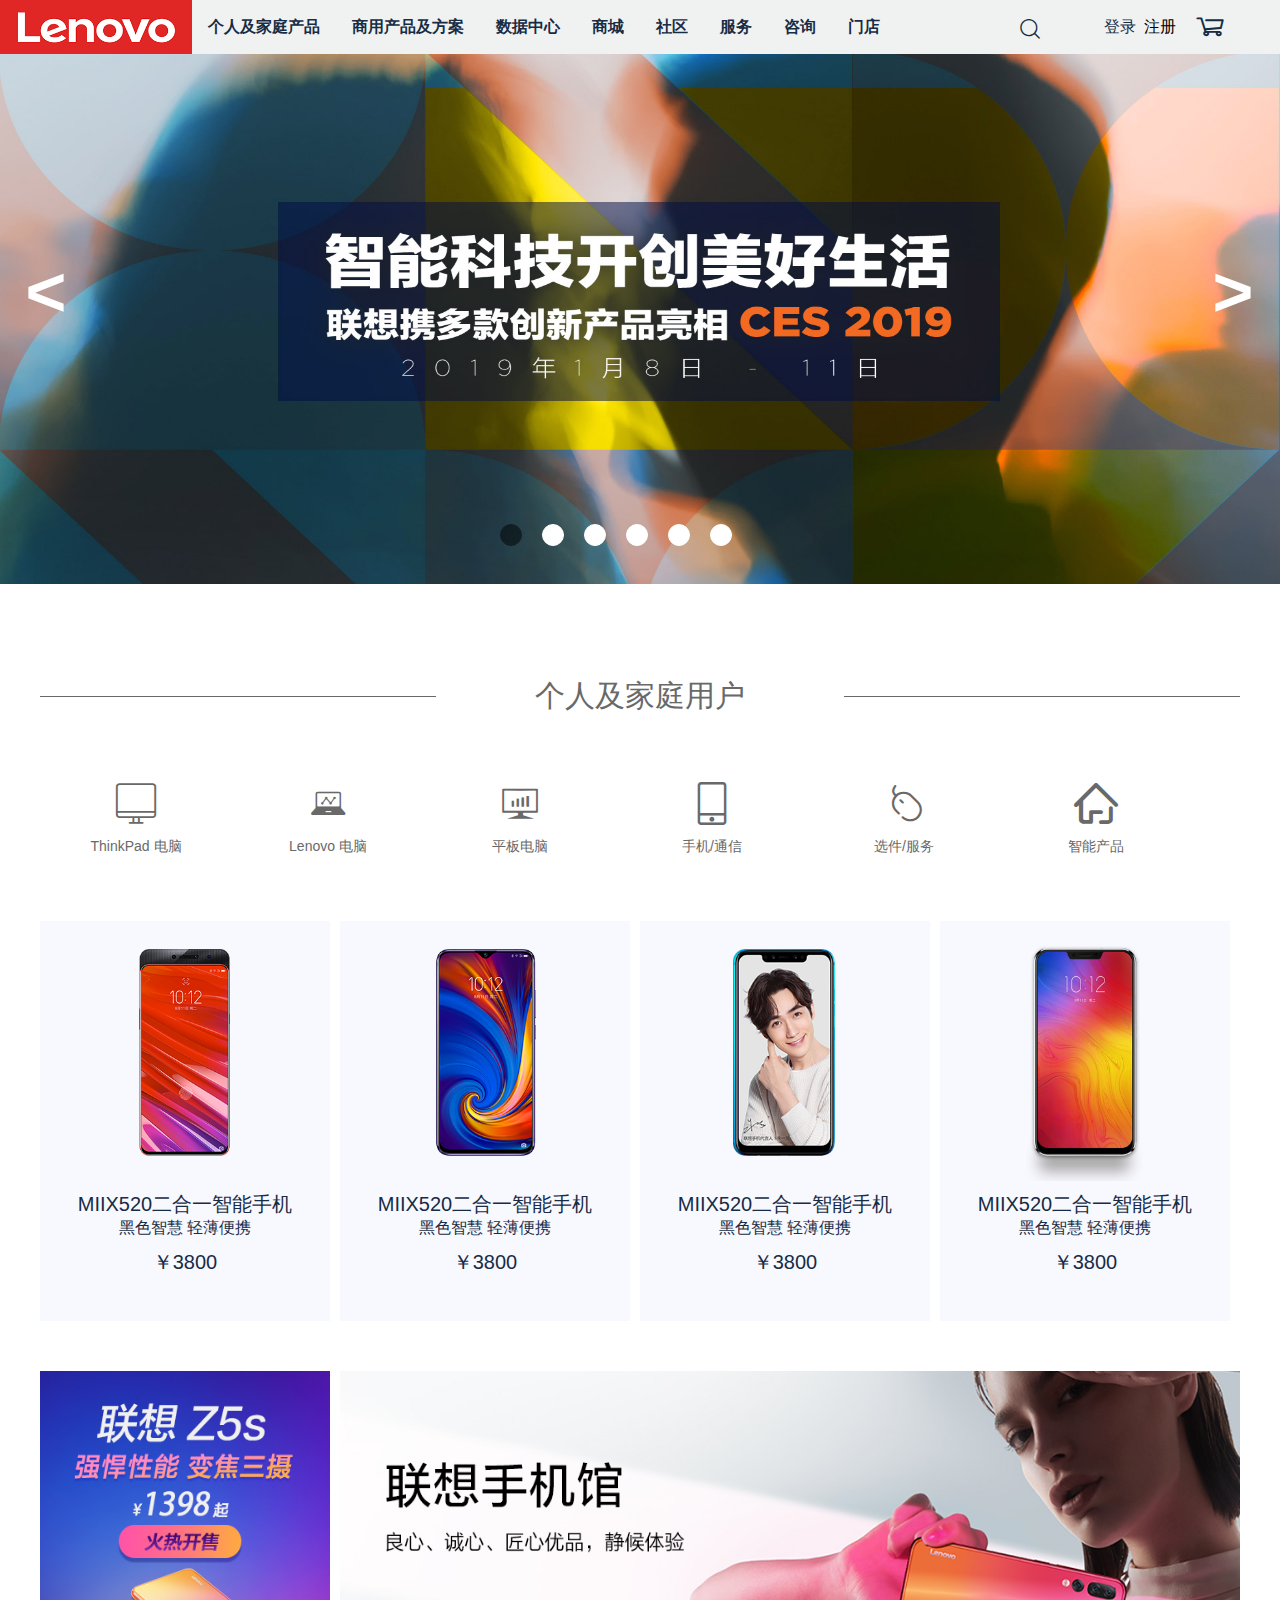
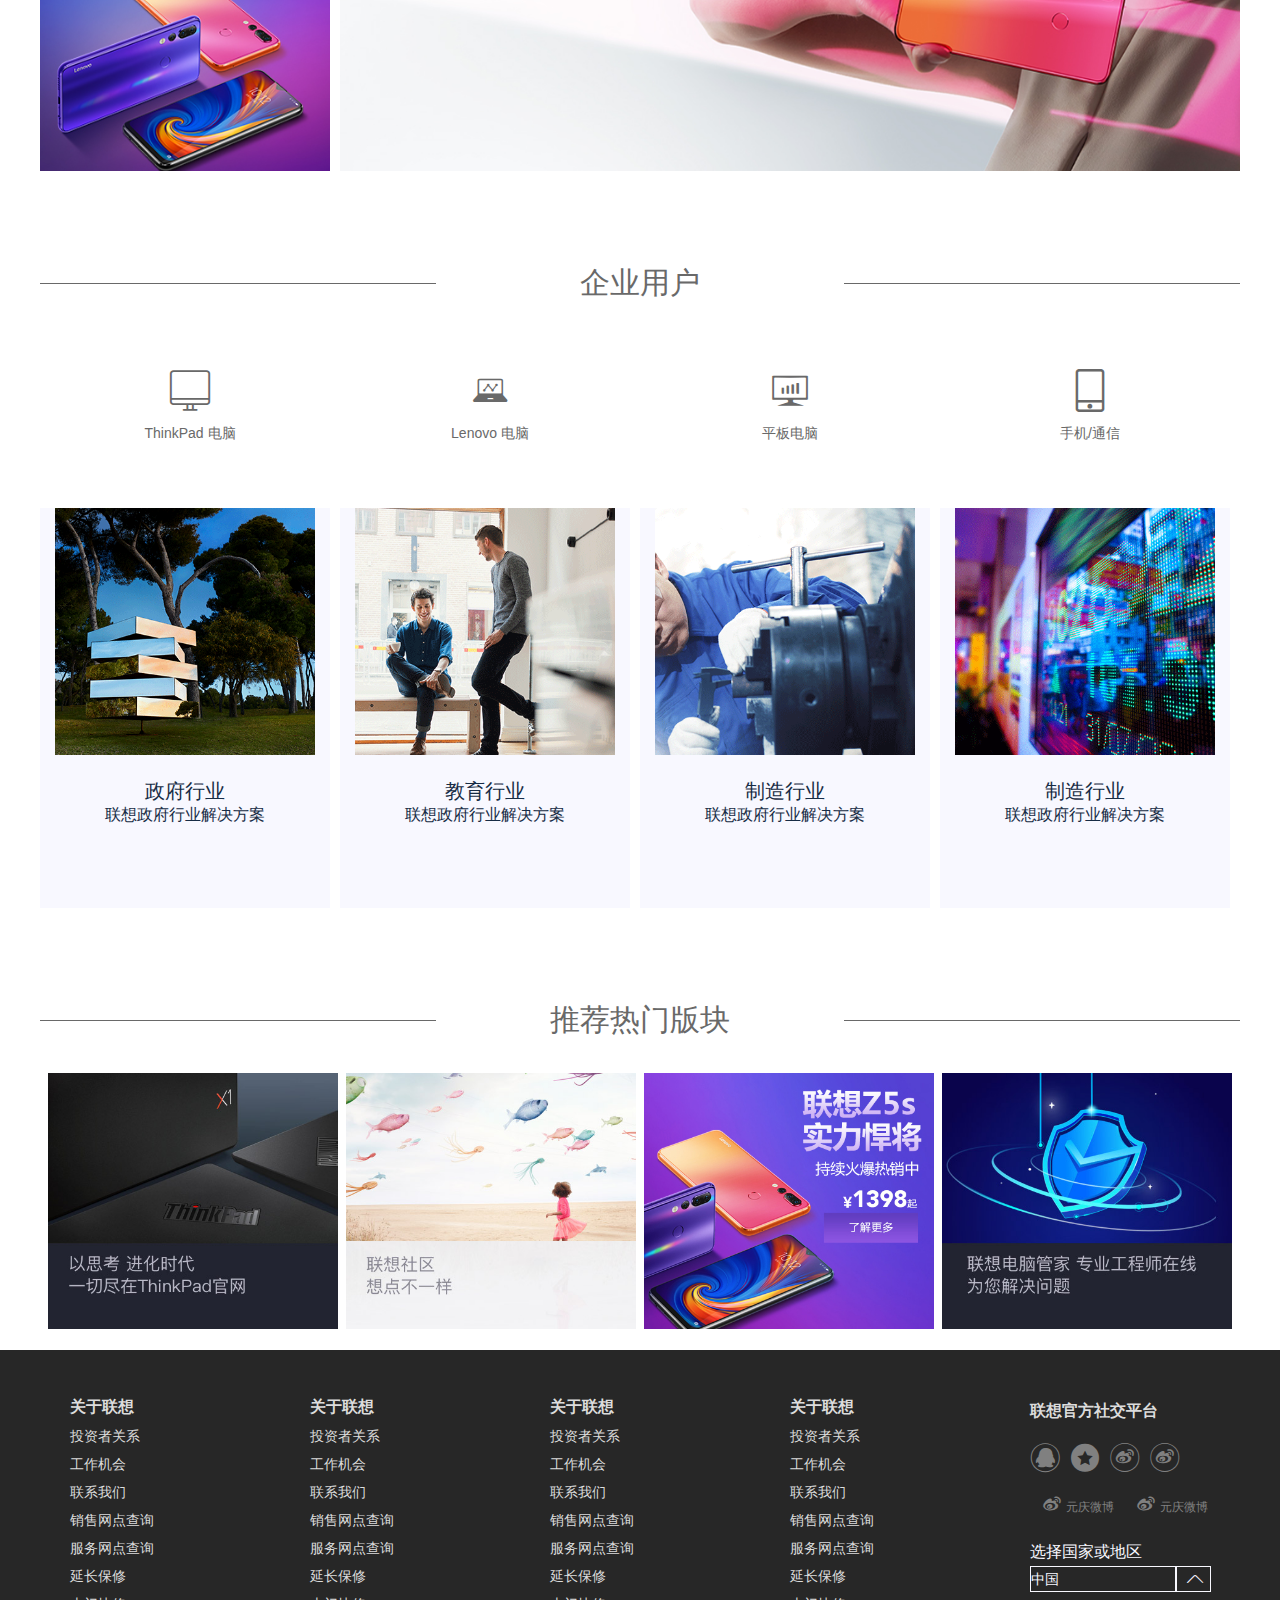
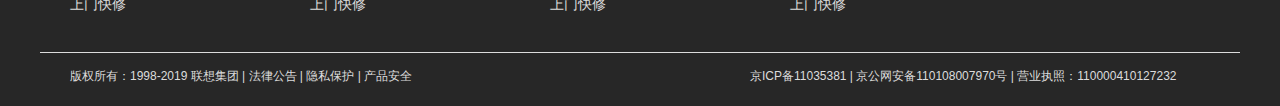
<file: index.html>
<!DOCTYPE html>
<html>

	<head>
		<meta charset="utf-8" />
		<title>首页</title>
		<link rel="stylesheet" href="css/base.css" />
		<link rel="stylesheet" href="css/iconfont.css" />
		<link rel="stylesheet" href="css/index.css" />
		<link rel="stylesheet" href="commonCss/indexFooter.css" />
		<script type="text/javascript" src="js/jquery.js"></script>
	</head>

	<body id="indexBody">
		<header>
			<!--导航-->
			<nav>
				<div id="headerNavadd" class="c">
					<img src="img/index/index_logo.png" id="indexTop" class="l" />
					<ul id="indexNavLeft" class="l">
						<li class="indexNav l" id="menu1">
							<a href="#">个人及家庭产品</a>
							<ul class="secondMenu" id="secondMenu1">
								<li class="menu02 l">
									<ul class="thirdMenu">
										<li class="menu03">
											<a href="#">
												<h3>游戏本</h3></a>
										</li>
										<li class="menu03">
											<a href="#">> 拯救者Y7000</a>
										</li>
										<li class="menu03">
											<a href="#">> 拯救者Y7000P</a>
										</li>
										<li class="menu03">
											<a href="#">> 拯救者Y9000K</a>
										</li>
										<li class="menu03">
											<a href="#">> 拯救者Y7000P</a>
										</li>
										<li class="menu03">
											<a href="#">> 拯救者Y9000K</a>
										</li>
										<li class="menu03">
											<a href="#">> 拯救者Y7000P</a>
										</li>
									</ul>
								</li>
								<li class="menu02 l">
									<ul class="thirdMenu">
										<li class="menu03">
											<a href="#">
												<h3>轻薄本</h3></a>
										</li>
										<li class="menu03">
											<a href="#">> 小新 青春版</a>
										</li>
										<li class="menu03">
											<a href="#">> 小新 14</a>
										</li>
										<li class="menu03">
											<a href="#">> 小新 15</a>
										</li>
										<li class="menu03">
											<a href="#">> 小新潮7000-14</a>
										</li>
										<li class="menu03">
											<a href="#">> 小新潮7000-15</a>
										</li>
									</ul>
								</li>
								<li class="menu02 l">
									<ul class="thirdMenu">
										<li class="menu03">
											<a href="#">
												<h3>便携本</h3></a>
										</li>
										<li class="menu03">
											<a href="#">> 小新Air</a>
										</li>
										<li class="menu03">
											<a href="#">> 小新潮7000-13</a>
										</li>
										<li class="menu03">
											<a href="#">> YOGA S940</a>
										</li>
										<li class="menu03">
											<a href="#">> YOGA S940</a>
										</li>
										<li class="menu03">
											<a href="#">> ideapad 720s</a>
										</li>
									</ul>
								</li>
								<li class="menu02 l">
									<ul class="thirdMenu">
										<li class="menu03">
											<a href="#">
												<h3>常规本</h3></a>
										</li>
										<li class="menu03">
											<a href="#">> ideapad 340C</a>
										</li>
										<li class="menu03">
											<a href="#">> ideapad 330C</a>
										</li>
										<li class="menu03">
											<a href="#">> ideapad 320C</a>
										</li>
										<li class="menu03">
											<a href="#">> ideapad 320C</a>
										</li>
										<li class="menu03">
											<a href="#">> ideapad 320C</a>
										</li>
										<li class="menu03">
											<a href="#">> ideapad 320C</a>
										</li>
									</ul>
								</li>
								<li class="menu02 l">
									<ul class="thirdMenu">
										<li class="menu03">
											<a href="#">
												<h3>台式机</h3></a>
										</li>
										<li class="menu03">
											<a href="#">> GeekPro</a>
										</li>
										<li class="menu03">
											<a href="#">> 分体台式机</a>
										</li>
										<li class="menu03">
											<a href="#">> 一体台式机</a>
										</li>
										<li class="menu03">
											<a href="#">> 游戏主机</a>
										</li>
										<li class="menu03">
											<a href="#">> 显示器</a>
										</li>
									</ul>
								</li>
								<li class="menu02 l">
									<ul class="thirdMenu">
										<li class="menu03">
											<a href="#">
												<h3>二合一本</h3></a>
										</li>
										<li class="menu03">
											<a href="#">> 拯救者Y7000</a>
										</li>
										<li class="menu03">
											<a href="#">> 拯救者Y7000P</a>
										</li>
										<li class="menu03">
											<a href="#">> 拯救者Y9000K</a>
										</li>
										<li class="menu03">
											<a href="#">> YOGA S940</a>
										</li>
										<li class="menu03">
											<a href="#">> ideapad 720s</a>
										</li>
									</ul>
								</li>
								<li class="menu02 l menu021">
									<ul class="thirdMenu">
										<li class="menu03">
											<a href="#">
												<h3>便携本</h3></a>
										</li>
										<li class="menu03">
											<a href="#">> 小新Air</a>
										</li>
										<li class="menu03">
											<a href="#">> 小新潮7000-13</a>
										</li>
										<li class="menu03">
											<a href="#">> YOGA S940</a>
										</li>
										<li class="menu03">
											<a href="#">> YOGA S940</a>
										</li>
										<li class="menu03">
											<a href="#">> ideapad 720s</a>
										</li>
									</ul>
								</li>

							</ul>
						</li>
						<li class="indexNav l" id="menu2">
							<a href="#">商用产品及方案</a>
							<ul class="secondMenu" id="secondMenu2">
								<li class="menu02 l">
									<ul class="thirdMenu">
										<li class="menu03">
											<a href="#">
												<h3>笔记本</h3></a>
										</li>
										<li class="menu03">
											<a href="#">> ThinkPad X系列</a>
										</li>
										<li class="menu03">
											<a href="#">> ThinkPad T系列</a>
										</li>
										<li class="menu03">
											<a href="#">> ThinkPad E系列</a>
										</li>
										<li class="menu03">
											<a href="#">> 扬天笔记本</a>
										</li>
									</ul>
								</li>
								<li class="menu02 l">
									<ul class="thirdMenu">
										<li class="menu03">
											<a href="#">
												<h3>台式机与显示器</h3></a>
										</li>
										<li class="menu03">
											<a href="#">> ThinkCenter分体机</a>
										</li>
										<li class="menu03">
											<a href="#">> 扬天分体机</a>
										</li>
										<li class="menu03">
											<a href="#">> Lenovo显示器</a>
										</li>
									</ul>
								</li>
								<li class="menu02 l">
									<ul class="thirdMenu">
										<li class="menu03">
											<a href="#">
												<h3>办公用品</h3></a>
										</li>
										<li class="menu03">
											<a href="#">> 打印机才耗材</a>
										</li>
										<li class="menu03">
											<a href="#">> 投影仪</a>
										</li>
										<li class="menu03">
											<a href="#">> 考勤机</a>
										</li>
										<li class="menu03">
											<a href="#">> 会议电话</a>
										</li>
									</ul>
								</li>
								<li class="menu02 l">
									<ul class="thirdMenu">
										<li class="menu03">
											<a href="#">
												<h3>延保服务</h3></a>
										</li>
										<li class="menu03">
											<a href="#">> ThinkPad延保</a>
										</li>
										<li class="menu03">
											<a href="#">> 扬天台式机延保</a>
										</li>
										<li class="menu03">
											<a href="#">> 显示器延保</a>
										</li>
									</ul>
								</li>
								<li class="menu02 l menu021">
									<ul class="thirdMenu">
										<li class="menu03">
											<a href="#">
												<h3>服务器与网络</h3></a>
										</li>
										<li class="menu03">
											<a href="#">> 机架式服务器</a>
										</li>
										<li class="menu03">
											<a href="#">> 塔式服务器</a>
										</li>
										<li class="menu03">
											<a href="#">> 交换机</a>
										</li>
										<li class="menu03">
											<a href="#">> 路由器</a>
										</li>
									</ul>
								</li>

							</ul>
						</li>
						<li class="indexNav l" id="menu3">
							<a href="#">数据中心</a>
							<ul class="secondMenu" id="secondMenu3">
								<li class="menu02 l">
									<ul class="thirdMenu">
										<li class="menu03">
											<a href="#">
												<h3>解决方案</h3></a>
										</li>
										<li class="menu03">
											<a href="#">> 云计算</a>
										</li>
										<li class="menu03">
											<a href="#">> 虚拟化</a>
										</li>
										<li class="menu03">
											<a href="#">> 大数据</a>
										</li>
										<li class="menu03">
											<a href="#">> 应用方案</a>
										</li>
										<li class="menu03">
											<a href="#">> 超融合</a>
										</li>
										<li class="menu03">
											<a href="#">> 大数据</a>
										</li>
									</ul>
								</li>
								<li class="menu02 l">
									<ul class="thirdMenu">
										<li class="menu03">
											<a href="#">
												<h3>解决方案</h3></a>
										</li>
										<li class="menu03">
											<a href="#">> 云计算</a>
										</li>
										<li class="menu03">
											<a href="#">> 虚拟化</a>
										</li>
										<li class="menu03">
											<a href="#">> 大数据</a>
										</li>
										<li class="menu03">
											<a href="#">> 应用方案</a>
										</li>
										<li class="menu03">
											<a href="#">> 超融合</a>
										</li>
										<li class="menu03">
											<a href="#">> 大数据</a>
										</li>
									</ul>
								</li>
								<li class="menu02 l">
									<ul class="thirdMenu">
										<li class="menu03">
											<a href="#">
												<h3>解决方案</h3></a>
										</li>
										<li class="menu03">
											<a href="#">> 云计算</a>
										</li>
										<li class="menu03">
											<a href="#">> 虚拟化</a>
										</li>
										<li class="menu03">
											<a href="#">> 大数据</a>
										</li>
										<li class="menu03">
											<a href="#">> 应用方案</a>
										</li>
										<li class="menu03">
											<a href="#">> 超融合</a>
										</li>
										<li class="menu03">
											<a href="#">> 大数据</a>
										</li>
									</ul>
								</li>
								<li class="menu02 l">
									<ul class="thirdMenu">
										<li class="menu03">
											<a href="#">
												<h3>解决方案</h3></a>
										</li>
										<li class="menu03">
											<a href="#">> 云计算</a>
										</li>
										<li class="menu03">
											<a href="#">> 虚拟化</a>
										</li>
										<li class="menu03">
											<a href="#">> 大数据</a>
										</li>
										<li class="menu03">
											<a href="#">> 应用方案</a>
										</li>
										<li class="menu03">
											<a href="#">> 超融合</a>
										</li>
										<li class="menu03">
											<a href="#">> 大数据</a>
										</li>
									</ul>
								</li>
								<li class="menu02 l">
									<ul class="thirdMenu">
										<li class="menu03">
											<a href="#">
												<h3>解决方案</h3></a>
										</li>
										<li class="menu03">
											<a href="#">> 云计算</a>
										</li>
										<li class="menu03">
											<a href="#">> 虚拟化</a>
										</li>
										<li class="menu03">
											<a href="#">> 大数据</a>
										</li>
										<li class="menu03">
											<a href="#">> 应用方案</a>
										</li>
										<li class="menu03">
											<a href="#">> 超融合</a>
										</li>
										<li class="menu03">
											<a href="#">> 大数据</a>
										</li>
									</ul>
								</li>
								<li class="menu02 l">
									<ul class="thirdMenu">
										<li class="menu03">
											<a href="#">
												<h3>解决方案</h3></a>
										</li>
										<li class="menu03">
											<a href="#">> 云计算</a>
										</li>
										<li class="menu03">
											<a href="#">> 虚拟化</a>
										</li>
										<li class="menu03">
											<a href="#">> 大数据</a>
										</li>
										<li class="menu03">
											<a href="#">> 应用方案</a>
										</li>
										<li class="menu03">
											<a href="#">> 超融合</a>
										</li>
										<li class="menu03">
											<a href="#">> 大数据</a>
										</li>
									</ul>
								</li>
								<li class="menu02 l menu021">
									<ul class="thirdMenu">
										<li class="menu03">
											<a href="#">
												<h3>解决方案</h3></a>
										</li>
										<li class="menu03">
											<a href="#">> 云计算</a>
										</li>
										<li class="menu03">
											<a href="#">> 虚拟化</a>
										</li>
										<li class="menu03">
											<a href="#">> 大数据</a>
										</li>
										<li class="menu03">
											<a href="#">> 应用方案</a>
										</li>
										<li class="menu03">
											<a href="#">> 超融合</a>
										</li>
										<li class="menu03">
											<a href="#">> 大数据</a>
										</li>
									</ul>
								</li>

							</ul>
						</li>
						<li class="indexNav l">
							<a href="#">商城</a>
						</li>
						<li class="indexNav l">
							<a href="#">社区</a>
						</li>
						<li class="indexNav l">
							<a href="#">服务</a>
						</li>
						<li class="indexNav l">
							<a href="#">咨询</a>
						</li>
						<li class="indexNav l">
							<a href="#">门店</a>
						</li>
					</ul>
					<div id="indexNavRigh" class="l">
						<a href="#"><span class="iconfont l" id="search">&#xe61c;</span></a>
						<div class="navBox l">
							<a href="login.html" id="register">登录</a>
						</div>
						<div class="navBox l">
							<a href="login.html" id="login">注册</a>
						</div>
						<a href="#"><span class="iconfont l" id="shopCar">&#xe604;</span></a>
					</div>
				</div>

			</nav>

		</header>
		<!--轮播-->
		<div class="allWheel c" id='wheel'>
			<div class="screen">
				<ul class="wheelUl">
					<li><img src="img/index/index_wheel01.jpg" /></li>
					<li><img src="img/index/index_wheel02.jpg" /></li>
					<li><img src="img/index/index_wheel03.jpg" /></li>
					<li><img src="img/index/index_wheel09.jpg" /></li>
					<li><img src="img/index/index_wheel11.jpg" /></li>
					<li><img src="img/index/index_wheel10.jpg" /></li>
					<li><img src="img/index/index_wheel01.jpg" /></li>
				</ul>
				<ol class="wheelOl">
					<li class="current"></li>
					<li></li>
					<li></li>
					<li></li>
					<li></li>
					<li></li>
					<!--<li></li>-->
				</ol>
			</div>
			<div id="arr">
				<span id="wheelLeft"><</span>
				<span id="wheelRight">></span>
			</div>
		</div>

		<section id="indexTitle" class="c">
			<div id="indexTitleLeft" class="l">

			</div>
			<div id="indexTitleCenter" class="l">
				个人及家庭用户
			</div>
			<div id="indexTitleRight" class="l">

			</div>
		</section>

		<section class="c indexContent01">
			<ul>
				<li class="l">
					<a href="list.html" class="indexList">
						<span class="iconfont indexContent01Iconfont">&#xe681;</span>
						<p>ThinkPad 电脑</p>
					</a>
				</li>
				<li class="l">
					<a href="list.html" class="indexList">
						<span class="iconfont indexContent01Iconfont">&#xe675;</span>
						<p>Lenovo 电脑</p>
					</a>
				</li>
				<li class="l">
					<a href="list.html" class="indexList">
						<span class="iconfont indexContent01Iconfont">&#xe612;</span>
						<p>平板电脑</p>
					</a>
				</li>
				<li class="l">
					<a href="list.html" class="indexList">
						<span class="iconfont indexContent01Iconfont">&#xe65f;</span>
						<p>手机/通信</p>
					</a>
				</li>
				<li class="l">
					<a href="list.html" class="indexList">
						<span class="iconfont indexContent01Iconfont">&#xe61b;</span>
						<p>选件/服务</p>
					</a>
				</li>
				<li class="l">
					<a href="list.html" class="indexList">
						<span class="iconfont indexContent01Iconfont">&#xe632;</span>
						<p>智能产品</p>
					</a>
				</li>
			</ul>
		</section>

		<section id="indexContent02" class="c">
			<ul>
				<li class="l indexP shadows">
					<a href="detail.html" class="indexDetail">
						<img src="img/index/index_phone01.png">
						<p>MIIX520二合一智能手机</p>
						<p>黑色智慧 轻薄便携</p>
						<p>￥3800</p>
					</a>
				</li>
				<li class="l indexP shadows">
					<a href="detail.html" class="indexDetail">
						<img src="img/index/index_phone02.png">
						<p>MIIX520二合一智能手机</p>
						<p>黑色智慧 轻薄便携</p>
						<p>￥3800</p>
					</a>
				</li>
				<li class="l indexP shadows">
					<a href="detail.html" class="indexDetail">
						<img src="img/index/index_phone03.png">
						<p>MIIX520二合一智能手机</p>
						<p>黑色智慧 轻薄便携</p>
						<p>￥3800</p>
					</a>
				</li>
				<li class="l indexP shadows">
					<a href="detail.html" class="indexDetail">
						<img src="img/index/index_phone04.png">
						<p>MIIX520二合一智能手机</p>
						<p>黑色智慧 轻薄便携</p>
						<p>￥3800</p>
					</a>
				</li>
			</ul>
		</section>

		<section id="indexContent03" class="c">
			<a href="list.html" class="indexList">
				<div id="indexContent03Left" class="l shadows">
					<img src="img/index/index_content_left01.jpg" />
				</div>
			</a>
			<a href="list.html" class="indexList">
				<div id="indexContent03Right" class="r shadows">
					<img src="img/index/index_content_right01.jpg" />
				</div>
			</a>
		</section>

		<section id="indexTitle" class="c">
			<div id="indexTitleLeft" class="l">

			</div>
			<div id="indexTitleCenter" class="l">
				企业用户
			</div>
			<div id="indexTitleRight" class="l">

			</div>
		</section>

		<section id="SindexContent01" class="c indexContent01">
			<ul>
				<li class="l">
					<a href="list.html" class="indexList">
						<span class="iconfont indexContent01Iconfont">&#xe681;</span>
						<p>ThinkPad 电脑</p>
					</a>
				</li>
				<li class="l">
					<a href="list.html" class="indexList">
						<span class="iconfont indexContent01Iconfont">&#xe675;</span>
						<p>Lenovo 电脑</p>
					</a>
				</li>
				<li class="l">
					<a href="list.html" class="indexList">
						<span class="iconfont indexContent01Iconfont">&#xe612;</span>
						<p>平板电脑</p>
					</a>
				</li>
				<li class="l">
					<a href="list.html" class="indexList">
						<span class="iconfont indexContent01Iconfont">&#xe65f;</span>
						<p>手机/通信</p>
					</a>
				</li>
			</ul>
		</section>

		<section id="indexContent02" class="c">
			<ul>
				<li class="l indexP shadows">
					<a href="solve.html" class="indexSolve">
						<img src="img/index/index_content01.png">
						<p>政府行业</p>
						<p>联想政府行业解决方案</p>
					</a>
				</li>
				<li class="l indexP shadows">
					<a href="solve.html" class="indexSolve">
						<img src="img/index/index_content02.png">
						<p>教育行业</p>
						<p>联想政府行业解决方案</p>
					</a>
				</li>
				<li class="l indexP shadows">
					<a href="solve.html" class="indexSolve">
						<img src="img/index/index_content03.png">
						<p>制造行业</p>
						<p>联想政府行业解决方案</p>
					</a>
					<li class="l indexP shadows">
						<a href="solve.html" class="indexSolve">
							<img src="img/index/index_content04.png">
							<p>制造行业</p>
							<p>联想政府行业解决方案</p>
						</a>
					</li>
			</ul>
		</section>

		<section id="indexTitle" class="c">
			<div id="indexTitleLeft" class="l">

			</div>
			<div id="indexTitleCenter" class="l">
				推荐热门版块
			</div>
			<div id="indexTitleRight" class="l">

			</div>
		</section>

		<section id="indexContent04" class="c">
			<ul>
				<li class="l shadows" id="indexChird01"></li>
				<li class="l shadows" id="indexChird02"></li>
				<li class="l shadows" id="indexChird03"></li>
				<li class="l shadows" id="indexChird04"></li>
			</ul>
		</section>

		<footer id="indexFoot">

		</footer>

		<script>
			$('footer').load("commonHtml/indexFooter.html");

			//轮播效果
			var oBox = document.getElementById("wheel");
			var oArr = document.getElementById("arr");
			var oScreen = document.getElementsByClassName("screen")[0];
			var oUl = document.getElementsByClassName("wheelUl")[0];
			var oOl = document.getElementsByClassName("wheelOl")[0];
			var oLeft = document.getElementById("wheelLeft");
			var oRight = document.getElementById("wheelRight");
			var oIndex = 0;
			oBox.onmouseover = function() {
				clearInterval(timeId);
			};
			oBox.onmouseout = function() {
				timeId = setInterval(scroll, 3000);
			};
			oRight.onclick = function() {
				scroll();
			};
			oLeft.onclick = function() {
				if(oIndex == 0) {
					oIndex = oUl.children.length - 1;
					oUl.style.left = -oIndex * oScreen.offsetWidth + "px";
				}
				oIndex--;
				animationMove(oUl, -oIndex * oScreen.offsetWidth, 10);
				indexShow();
			};
			for(var i = 0; i < oOl.children.length; i++) {
				oOl.children[i].liIndex = i;
				oOl.children[i].onclick = function() {
					oIndex = this.liIndex - 1;
					scroll();
				};
			}
			var timeId = setInterval(scroll, 3000);

			function scroll() {
				if(oIndex == oUl.children.length - 1) {
					oIndex = 0;
					oUl.style.left = 0 + "px";
				}
				oIndex++;
				animationMove(oUl, -oIndex * oScreen.offsetWidth, 10);
				indexShow();
			}

			function indexShow() {
				for(var i = 0; i < oOl.children.length; i++) {
					if(i == oIndex) {
						oOl.children[i].classList.add("current");
					} else {
						oOl.children[i].classList.remove("current");
					}
					if(oIndex == oUl.children.length - 1) {
						oOl.children[0].classList.add("current");
					}
					
				}
			}

			function animationMove(obj, target, speed) {
				clearInterval(obj.timeId);
				obj.timeId = setInterval(function() {
					var currentLeft = obj.offsetLeft;
					var isLeft = currentLeft > target ? true : false;
					if(isLeft) {
						currentLeft -= 10;
					} else {
						currentLeft += 10;
					}
					if(isLeft ? currentLeft > target : currentLeft < target) {
						obj.style.left = currentLeft + "px";
					} else {
						clearInterval(obj.timeId);
						obj.style.left = target + "px";
					}
				}, speed);
			}

			//吸顶效果
			var oHeader = document.getElementsByTagName('header')[0];
			
			document.onscroll = function() {
				var top = document.documentElement.scrollTop;
				
				if(top > 56) {
					oHeader.style.position = 'fixed';
				} else {
					oHeader.style.position = 'static';
				}
			}

			//回到顶部
			var oHeaderNavadd = document.getElementById('headerNavadd');
			oHeaderNavadd.onclick = function() {
				document.documentElement.scrollTop = 0;
			}
		</script>
	</body>

</html>
</file>
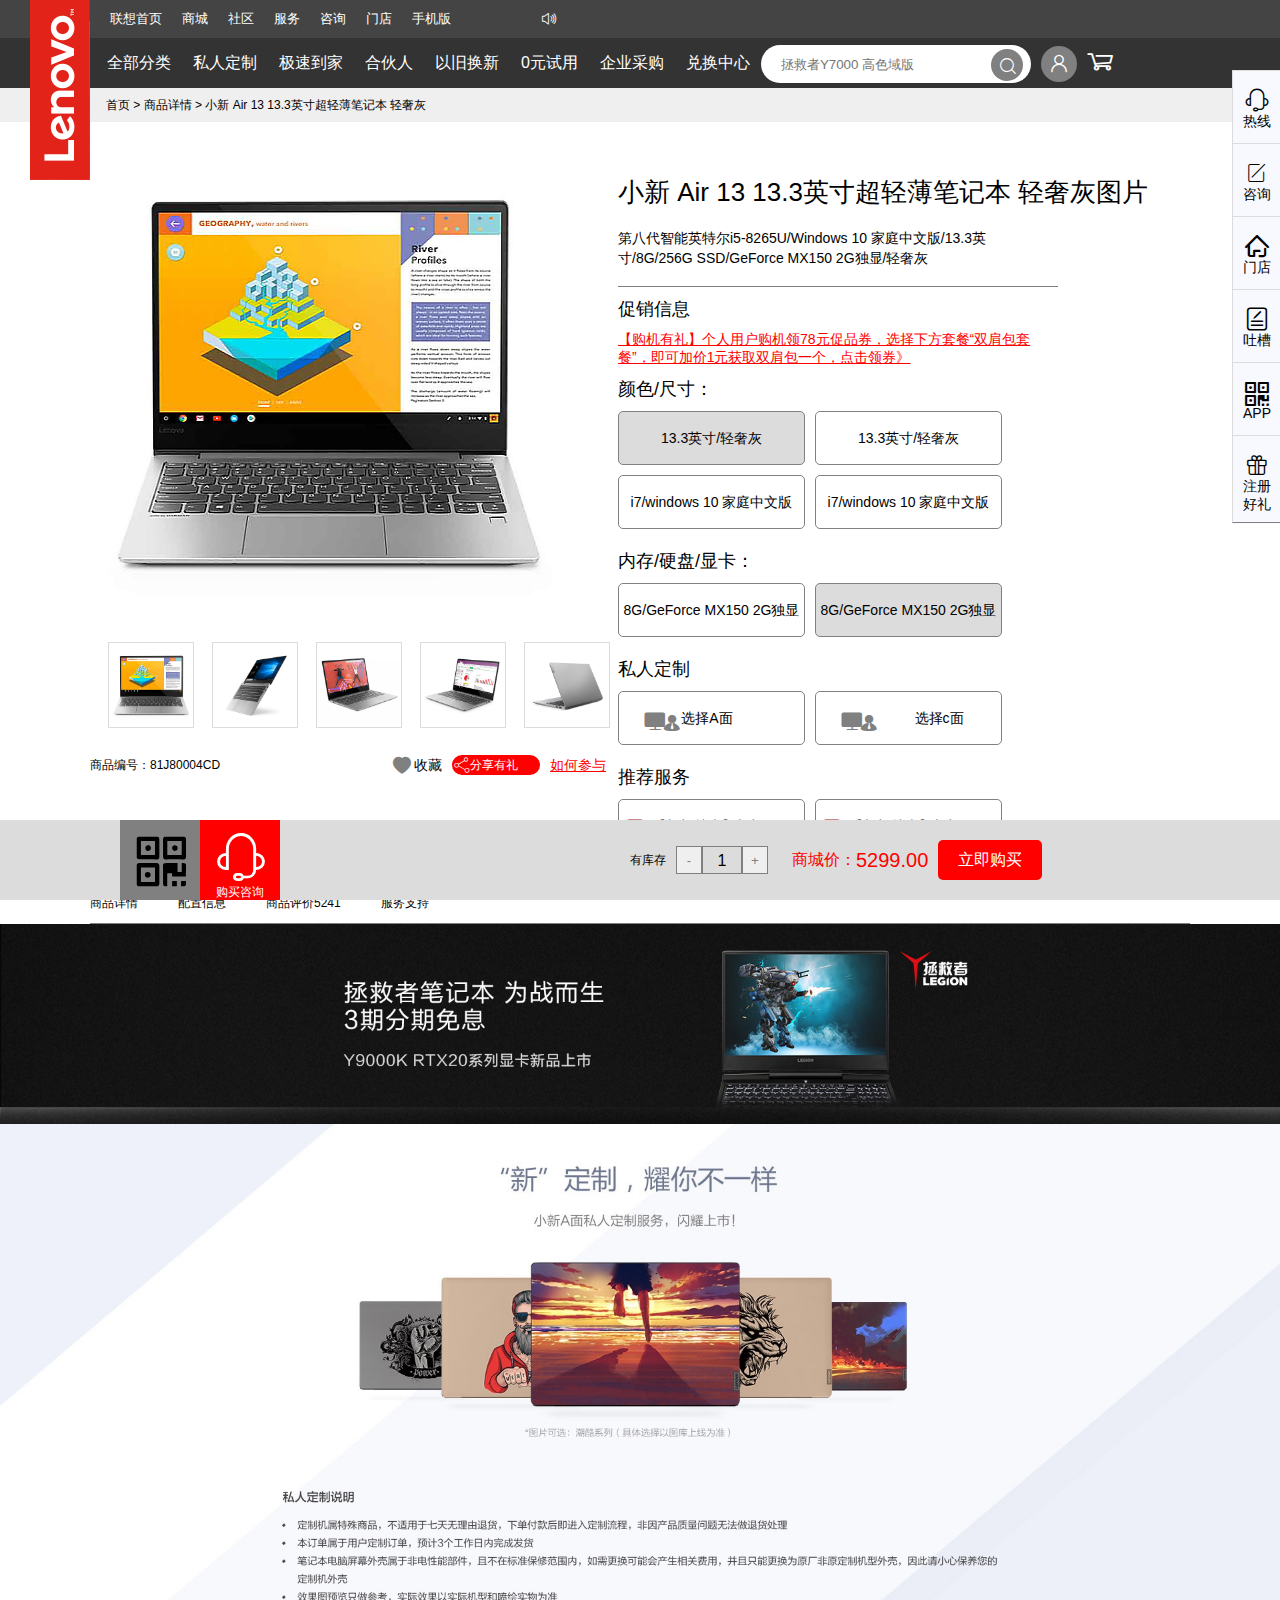
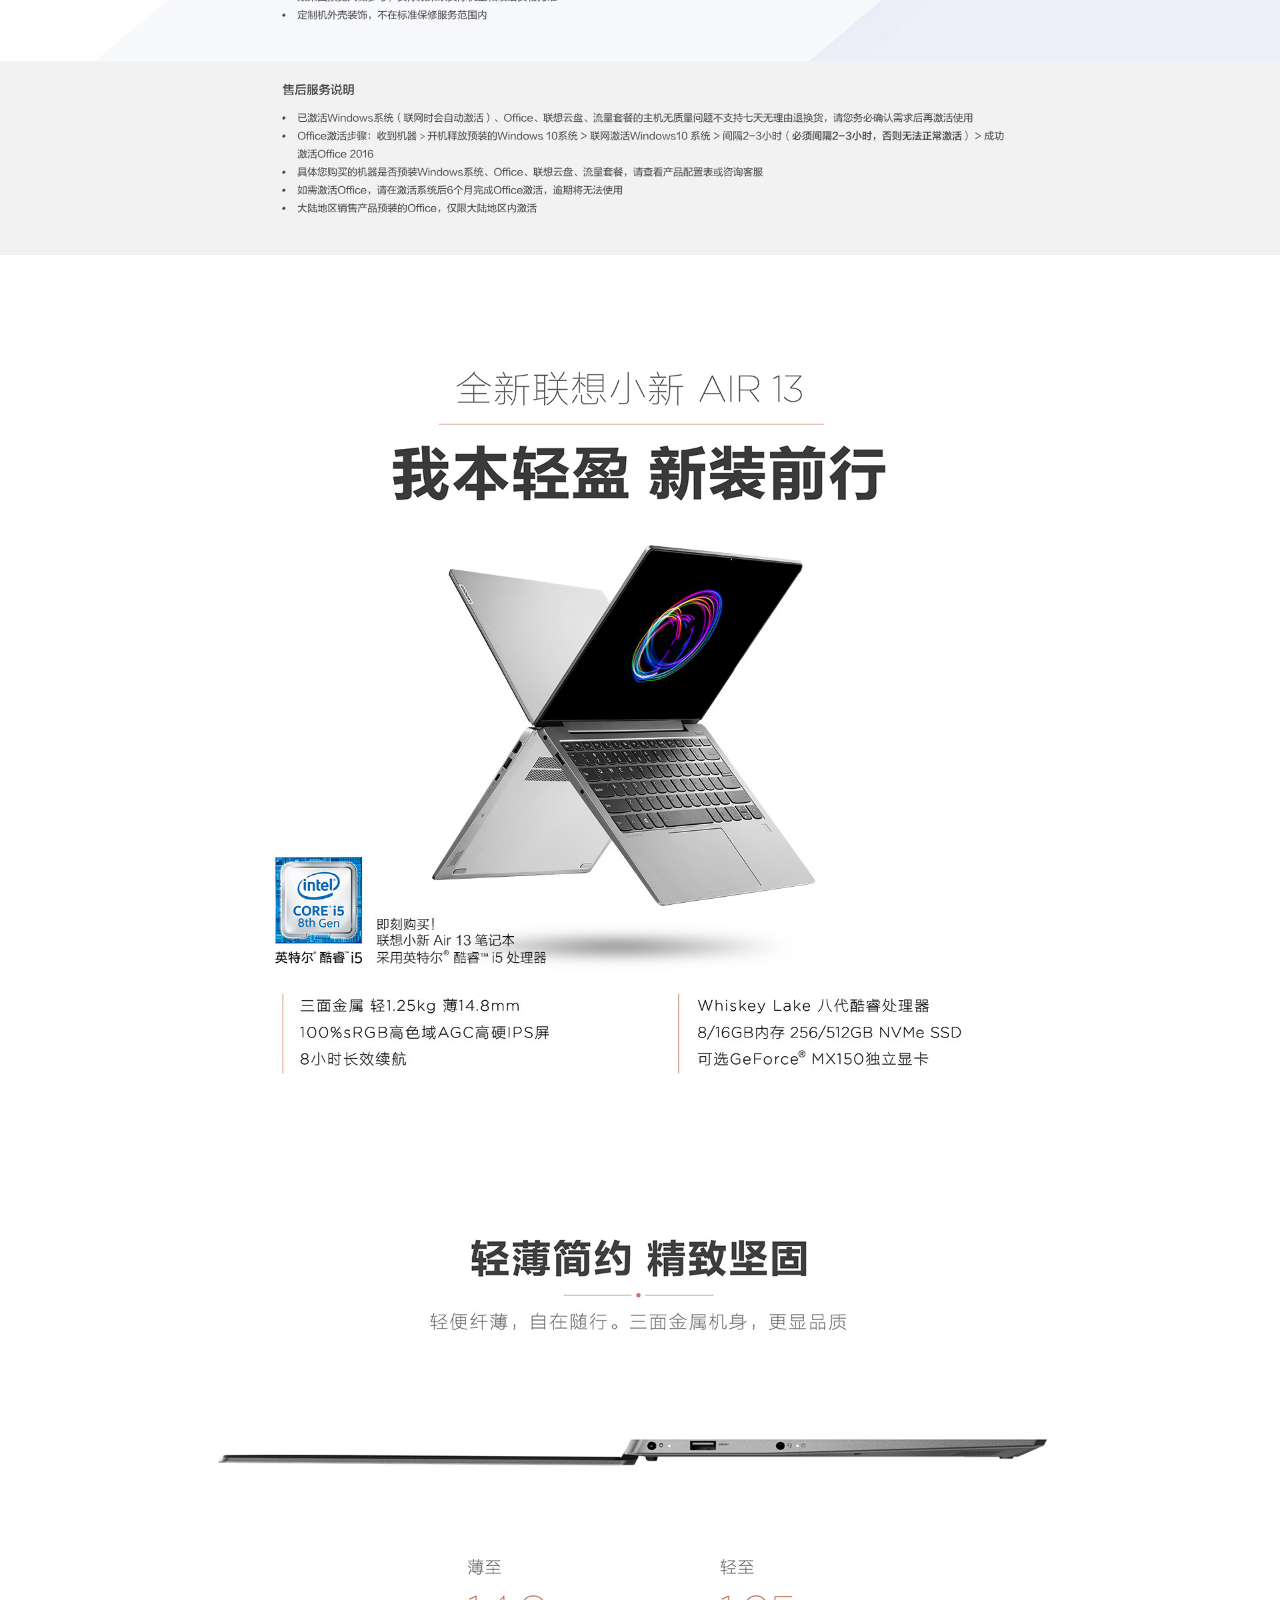
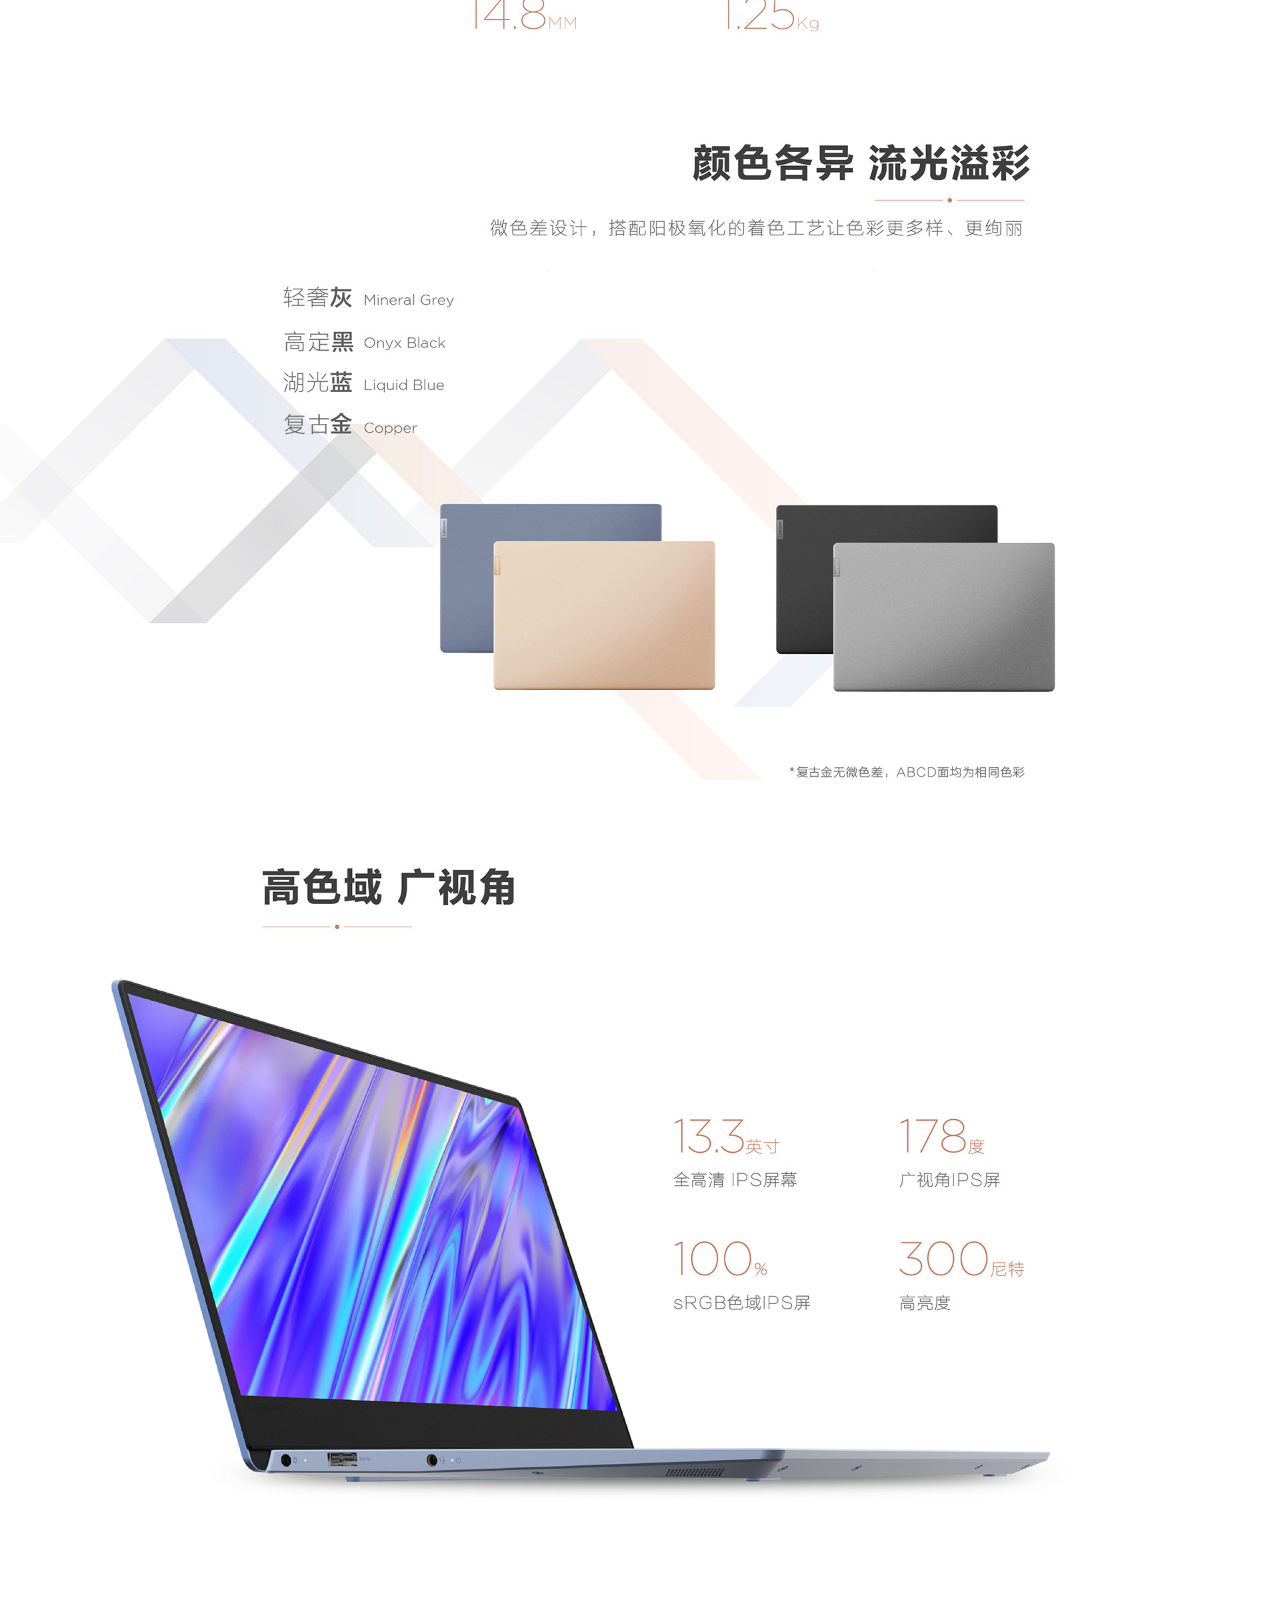
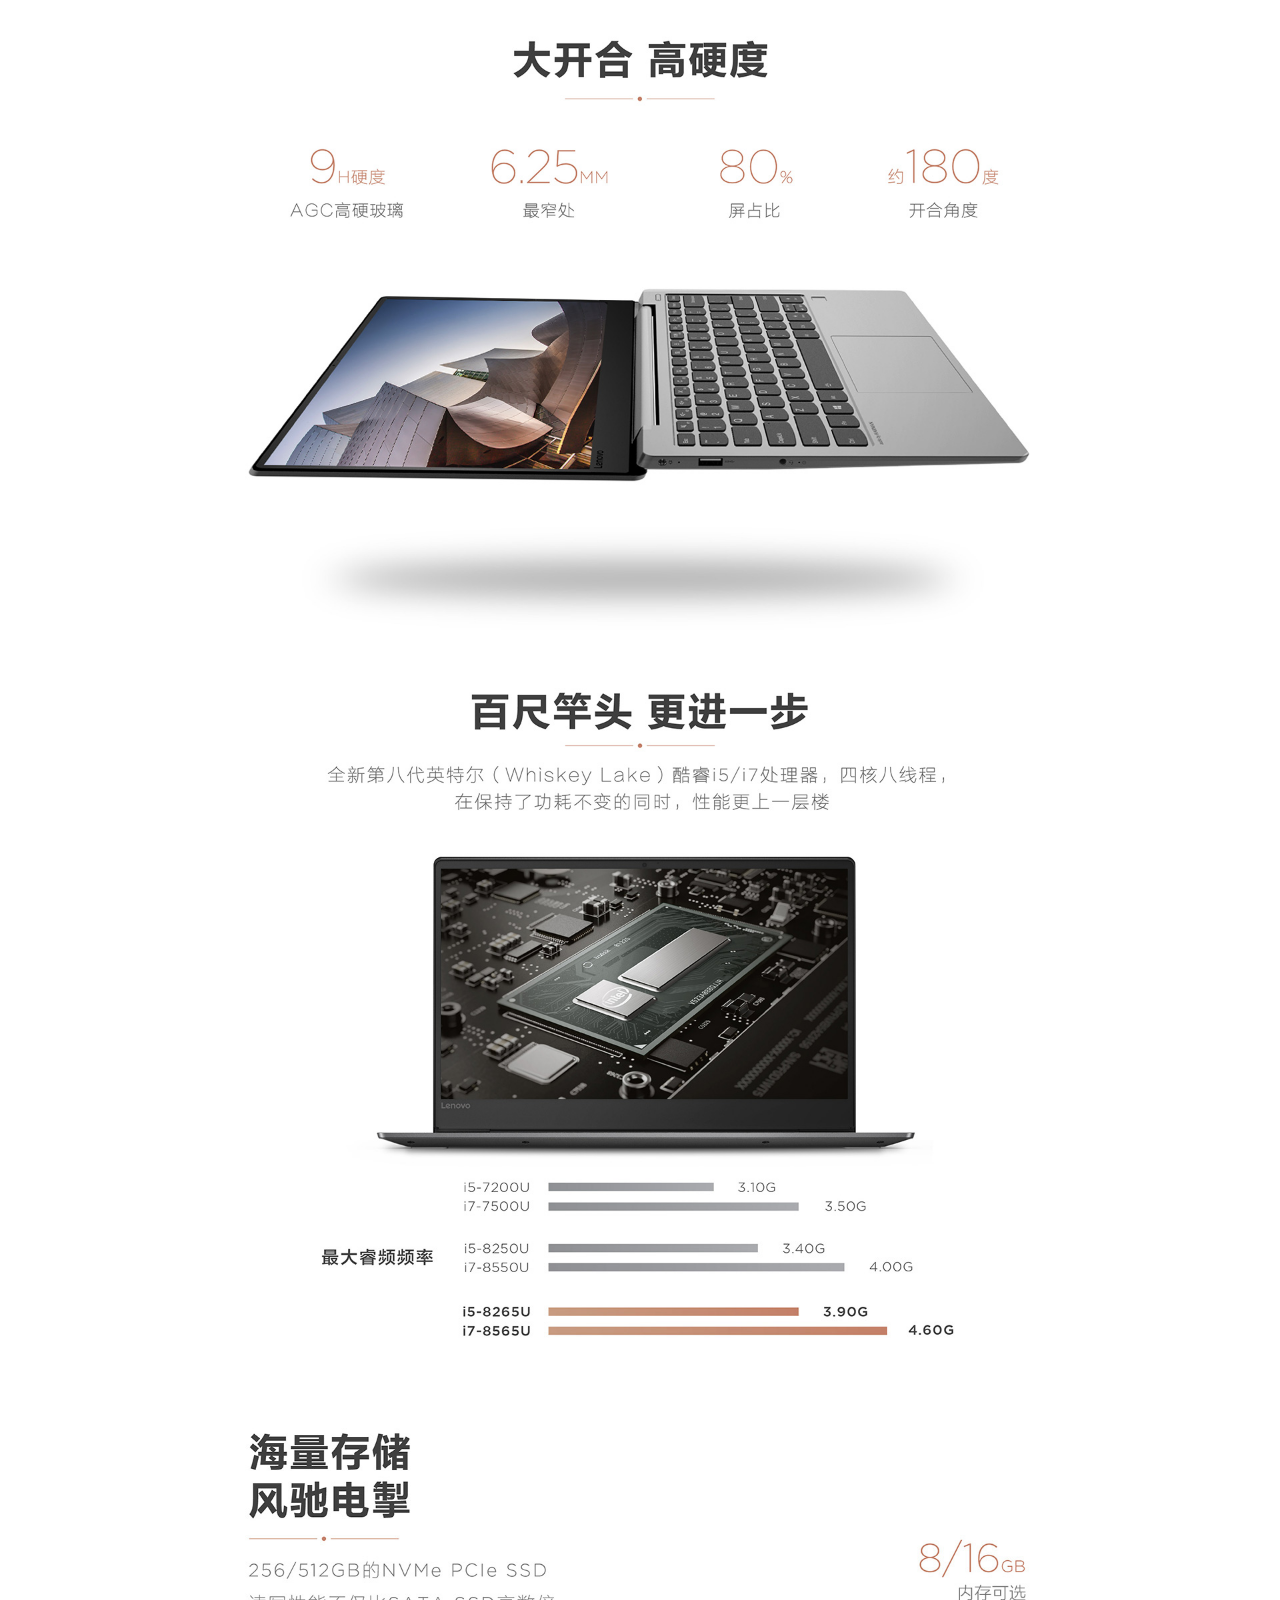
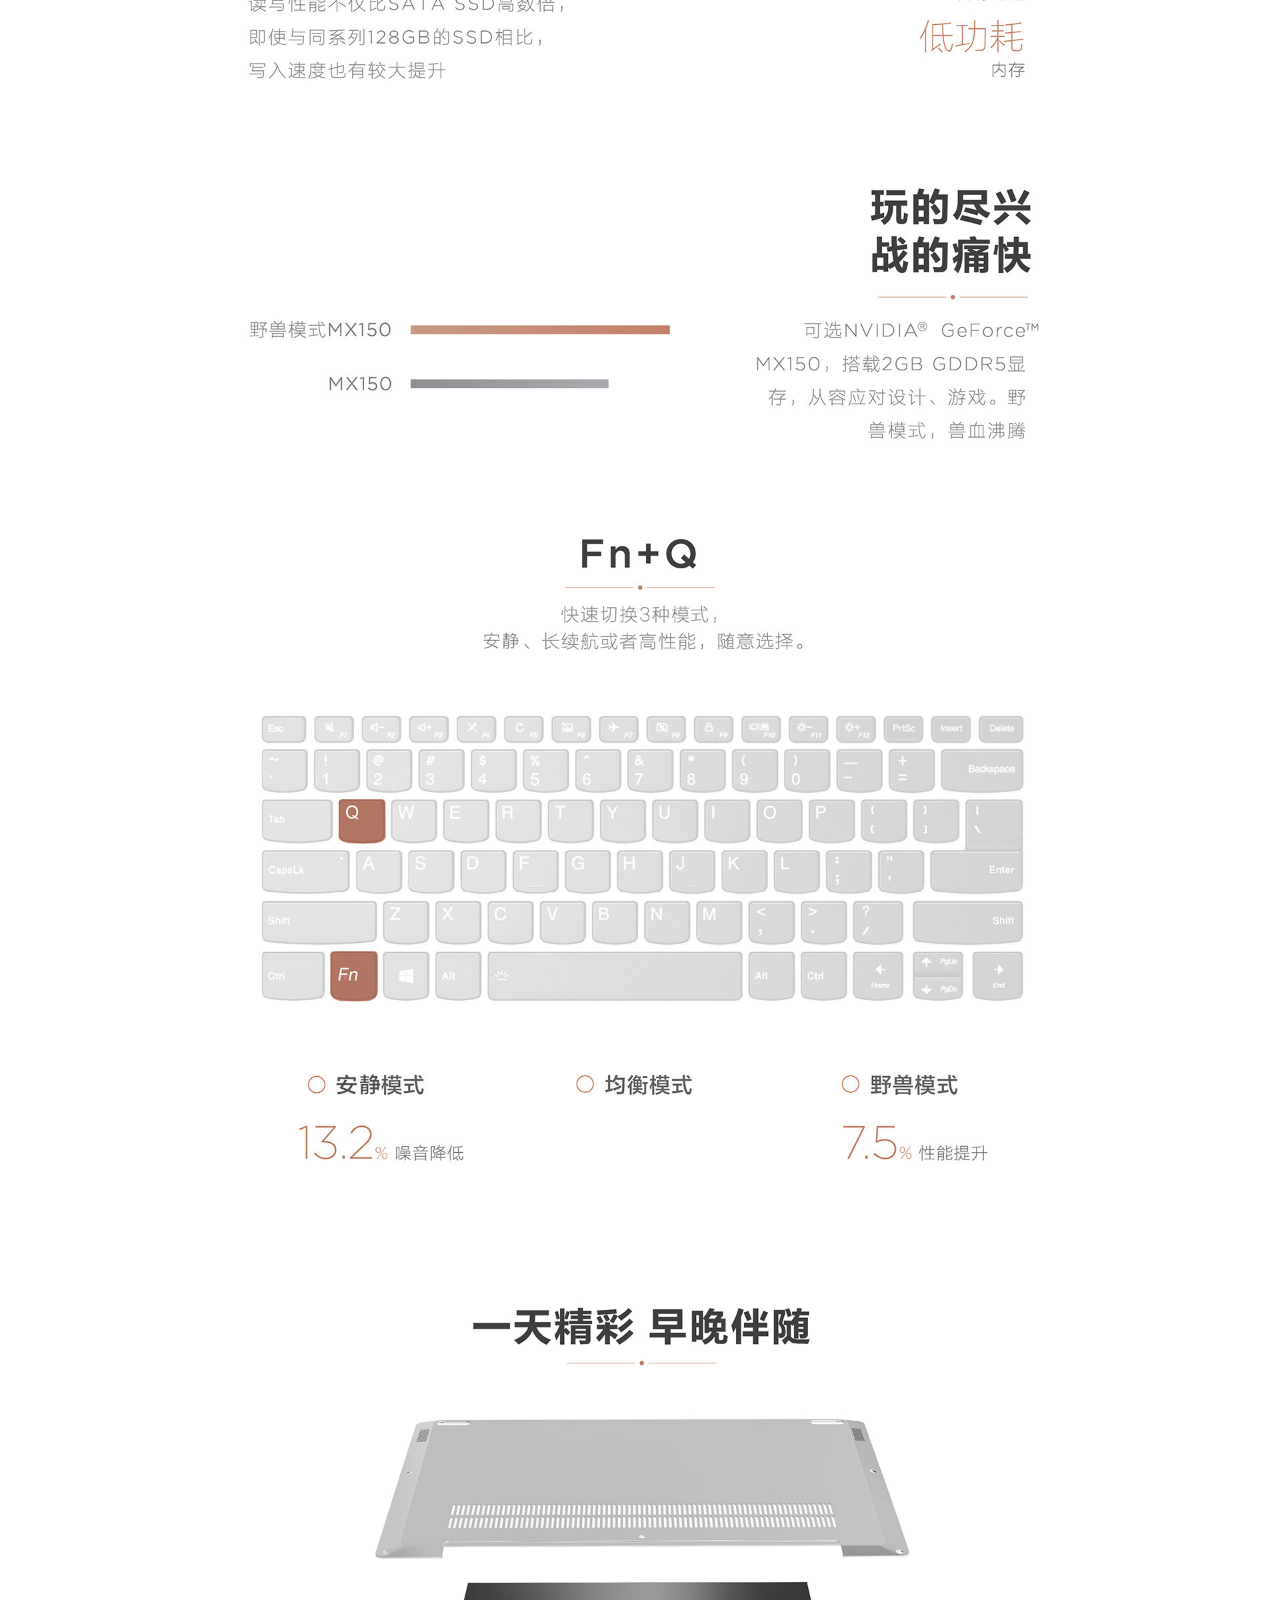
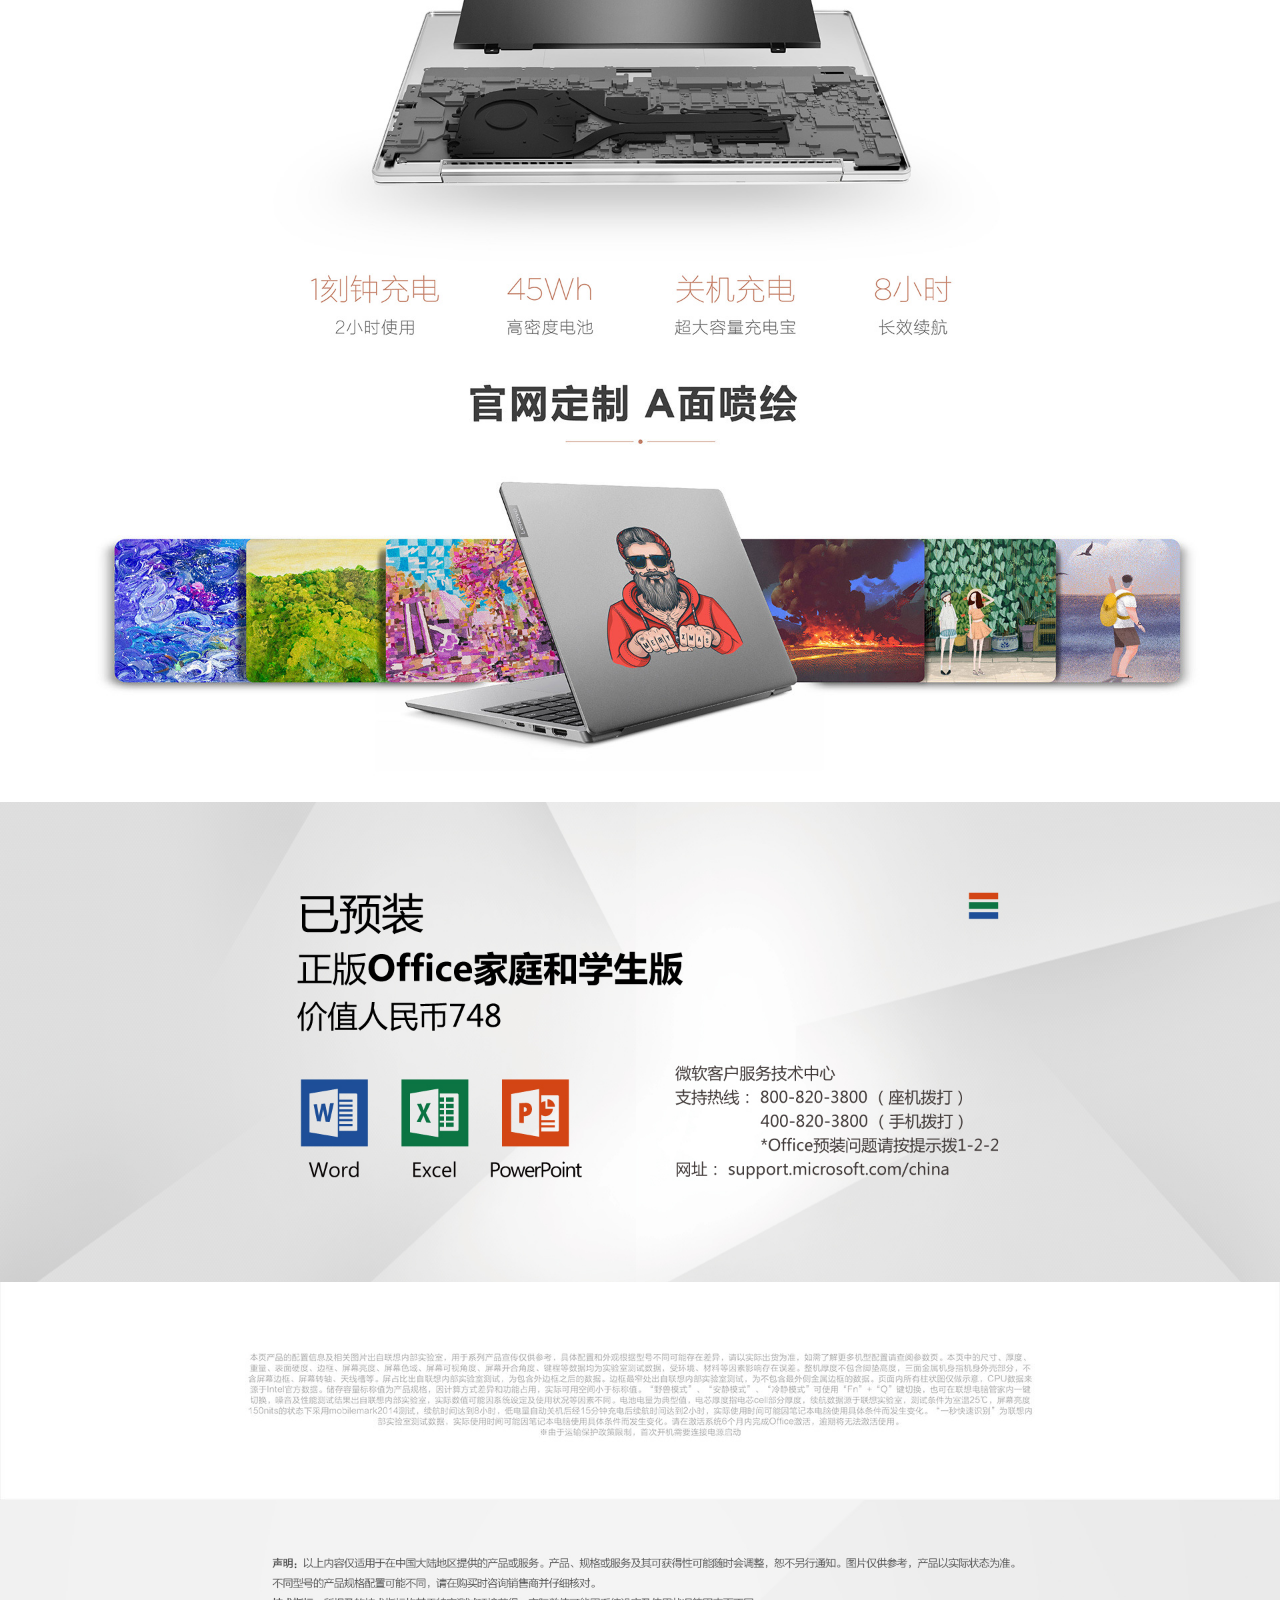
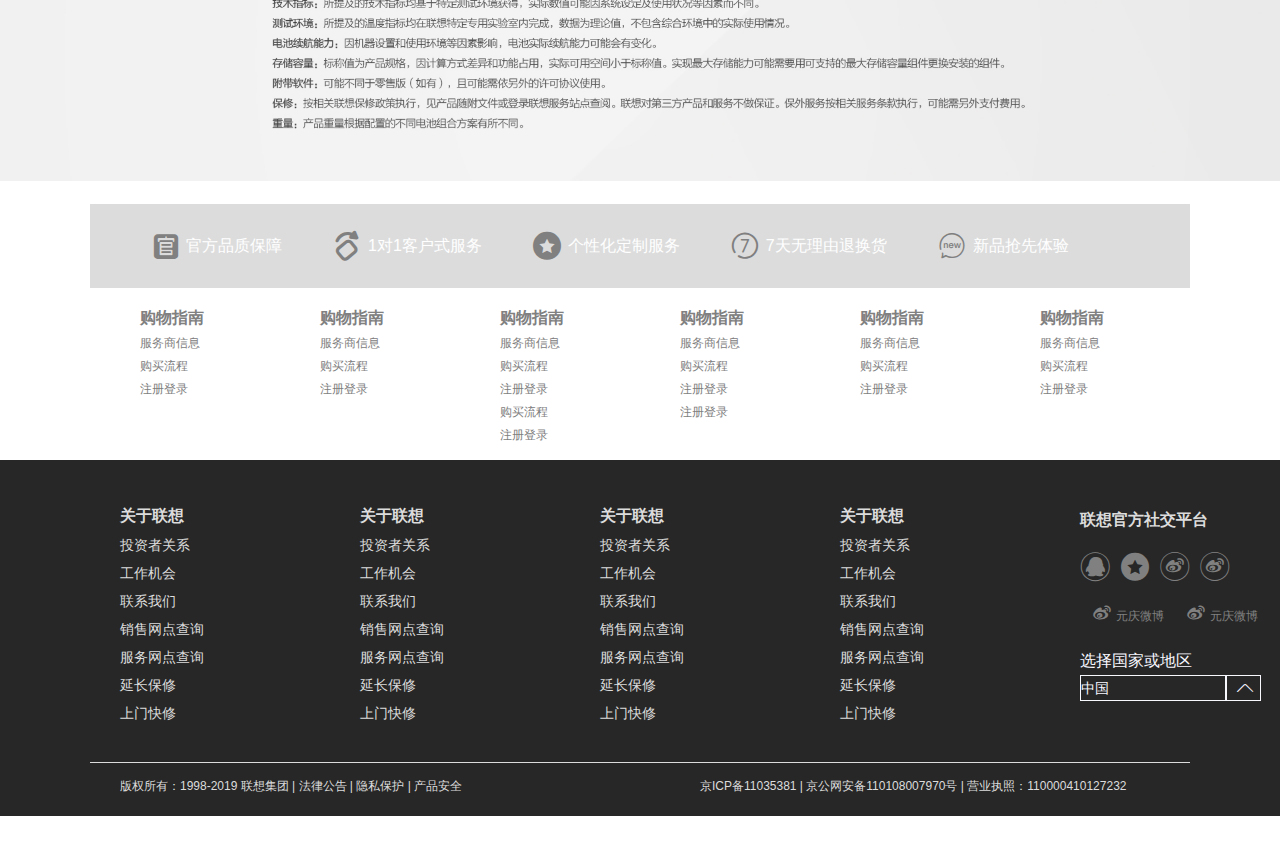
<file: detail.html>
<!DOCTYPE html>
<html>

	<head>
		<meta charset="UTF-8">
		<title>商品详情</title>
		<link rel="stylesheet" href="css/base.css" />
		<link rel="stylesheet" href="css/iconfont.css" />
		<link rel="stylesheet" href="commonCss/loginHeader.css" />
		<link rel="stylesheet" href="commonCss/indexFooter.css" />
		<link rel="stylesheet" href="commonCss/detailHeader.css" />
		<link rel="stylesheet" href="commonCss/rightNav.css" />
		<link rel="stylesheet" href="css/detail.css" />
		<link rel="stylesheet" href="commonCss/listFooter.css" />
		<script type="text/javascript" src="js/jquery.js"></script>
	</head>

	<body id="detailBody">
		<header></header>
		<section id="detailNav" class="t">

		</section>

		<section id="detailNav02" class="t">
			<div class="c detailNav02Add">

				<p>首页 > 商品详情 > 小新 Air 13 13.3英寸超轻薄笔记本 轻奢灰</p>
			</div>

		</section>
		<section id="detailcontent01">
			<div id="detailcontent01Add" class="c">
				<div id="detailcontent01Left" class="l">

					<div class="indexSmallBox">
						<span class="indexMask"></span>
						<span class="indexFloat"></span>
						<img id="s" class="l detailWheelImg" src="img/details/detail_wheel0.jpg" />
					</div>
					<div class="indexBigBox">
						<img id="b" class="l detailWheelImg" src="img/details/detail_wheel0.jpg" />
					</div>

					<div id="detailcontent01LeftBottom" class="l">
						<ul>
							<li class="l detailWheel btn"><img src="img/details/detail_wheel0.jpg" /></li>
							<li class="l detailWheel btn"><img src="img/details/detail_wheel1.jpg" /></li>
							<li class="l detailWheel btn"><img src="img/details/detail_wheel2.jpg" /></li>
							<li class="l detailWheel btn"><img src="img/details/detail_wheel3.jpg" /></li>
							<li class="l detailWheel btn"><img src="img/details/detail_wheel4.jpg" /></li>
						</ul>
					</div>
					<section id="detailShop" class="l">
						<div id="detailShopL" class="l">
							商品编号：81J80004CD
						</div>
						<div id="detailShopR" class="l">
							<span class="iconfont l" id="detailCommonIcon03">&#xe645;</span><span class="l">收藏</span>
							<div id="detailShopBox" class="l">
								<span class="iconfont l" id="detailCommonIcon04">&#xe63d;</span> 分享有礼
							</div>
							<span id="detailHow">如何参与</span>
						</div>
					</section>
				</div>
				<div id="detailcontent01Right" class="l">
					<p id="detailP01">小新 Air 13 13.3英寸超轻薄笔记本 轻奢灰图片</p>
					<p id="detailP02">第八代智能英特尔i5-8265U/Windows 10 家庭中文版/13.3英寸/8G/256G SSD/GeForce MX150 2G独显/轻奢灰</p>
					<p id="detailCommonP1">促销信息</p>
					<p id="detailP03">【购机有礼】个人用户购机领78元促品券，选择下方套餐“双肩包套餐”，即可加价1元获取双肩包一个，点击领券》</p>
					<p id="detailCommonP1">颜色/尺寸：</p>
					<div id="detailCommonBox" class="l red">13.3英寸/轻奢灰</div>
					<div id="detailCommonBox" class="l">13.3英寸/轻奢灰</div>
					<!--<p id="detailCommonP1" class="l">处理器/操作系统：</p>-->
					<div id="detailCommonBox" class="l">i7/windows 10 家庭中文版</div>
					<div id="detailCommonBox" class="l">i7/windows 10 家庭中文版</div>
					<p id="detailCommonP1" class="l">内存/硬盘/显卡：</p>
					<div id="detailCommonBox" class="l">8G/GeForce MX150 2G独显</div>
					<div id="detailCommonBox" class="l red">8G/GeForce MX150 2G独显</div>
					<p id="detailCommonP1" class="l">私人定制</p>
					<div id="detailCommonBox" class="l">
						<span class="iconfont l" id="detailCommonIcon">&#xe808;</span>
						<div id="detailIconP">选择A面</div>
					</div>
					<div id="detailCommonBox" class="l">
						<span class="iconfont l" id="detailCommonIcon">&#xe808;</span>
						<div id="indexIconP">选择c面</div>
					</div>
					<p id="detailCommonP1" class="l">推荐服务</p>
					<div id="detailCommonBox" class="l">
						<span class="iconfont l" id="detailCommonIcon01">&#xe7e9;</span>
						<div id="indexIconP">【新机特惠】新机 ￥19</div>
					</div>
					<div id="detailCommonBox" class="l">
						<span class="iconfont l" id="detailCommonIcon01">&#xe7e9;</span>
						<div id="indexIconP">【新机特惠】新机 ￥19</div>
					</div>
				</div>
			</div>
		</section>

		<section id="detailRightNav">

		</section>

		<section id="detailContent02" class="t c">
			<ul>
				<li class="l">商品详情</li>
				<li class="l">配置信息</li>
				<li class="l">商品评价5241</li>
				<li class="l">服务支持</li>
			</ul>
		</section>
		<section id="detailBoxPic" class="t">
			<img src="img/details/detail_content01.jpg" />
			<img src="img/details/detail_content02.jpg" />
			<img src="img/details/detail_content03.jpg" />
			<img src="img/details/detail_content04.jpg" />
			<img src="img/details/detail_content05.jpg" />
			<img src="img/details/detail_content06.jpg" />
			<img src="img/details/detail_content07.jpg" />
			<img src="img/details/detail_content08.jpg" />
			<img src="img/details/detail_content09.jpg" />
			<img src="img/details/detail_content10.jpg" />
			<img src="img/details/detail_content11.jpg" />
			<img src="img/details/detail_content12.jpg" />
			<img src="img/details/detail_content13.jpg" />
			<img src="img/details/detail_content14.jpg" />
			<img src="img/details/detail_content15.jpg" />
			<img src="img/details/detail_content16.jpg" />
			<img src="img/details/detail_content17.jpg" />
			<img src="img/details/detail_content18.jpg" />
		</section>

		<section id="listFooter" class="t"></section>
		<footer id="indexFoot">

		</footer>

		<section id="detailBottomNav" class="t l ">
			<div class="c">

				<div id="detailBottomNavLL01" class="l detailBottomNavL">
					<span class="iconfont l detailBottomNavL01" id="detailBottomNavL01L">&#xe602;</span>
				</div>
				<div id="detailBottomNavLL02" class="l detailBottomNavL">
					<span class="iconfont l detailBottomNavL01" id="detailBottomNavL01R">&#xe77b;</span><br/><span id="detailBuy">购买咨询</span>
				</div>
				<div id="detailBottomNavLL03" class="l">
					<span id="detailBottomNavLL03Ku" class="l">有库存</span>
					<div id="detailBuyBox" class="l">
						<button id="detailJian" class="l detailJiaJian">-</button>
						<div id="detail0" class="l detailJiaJian">1</div>
						<button id="detailJia" class="l detailJiaJian ">+</button>
					</div>
					<span id="detailPrice1" class="detailPrice l">商城价：</span>
					<span id="detailPrice2" class="detailPrice l">5299.00</span>
					<div id="detailPrice3" class="l">立即购买</div>
				</div>
			</div>
		</section>
		<script>
			$('header').load("commonHtml/loginHeader.html");
			$('footer').load("commonHtml/indexFooter.html");
			$('#detailNav').load("commonHtml/detailHeader.html");
			$('#detailRightNav').load("commonHtml/rightNav.html");
			$('#listFooter').load("commonHtml/listFooter.html");

			//点击图片事件
			var oBtn = document.getElementsByClassName("btn");
			var oImg = document.getElementsByClassName("detailWheelImg");
			for(var i = 0; i < oBtn.length; i++) {
				bian(i);
			}

			function bian(index) {
				oBtn[index].onclick = function() {
					var path = "img/details/detail_wheel" + index + ".jpg"
					oImg[0].setAttribute("src", path);
					oImg[1].setAttribute("src", path);
					console.log(path)
				}
			}

			//购物车数量加减
			var oJia = document.getElementById('detailJia');
			var oJian = document.getElementById('detailJian');
			var num = 1;
			oJia.onclick = function() {
				var oBtn = document.getElementById('detail0');
				num = num + 1;
				console.log('num' + num);
				oBtn.innerHTML = num;
			}
			oJian.onclick = function() {
				var oBtn = document.getElementById('detail0');
				if(num == 1) {
					num = 1;
				} else {
					num = num - 1;
				}
				oBtn.innerHTML = num;
			}

			//放大镜样式
			$(".indexMask").mouseover(function() {
				$(".indexFloat").show()
				$(".indexBigBox").show()
			})
			$(".indexMask").mouseout(function() {
				$(".indexFloat").hide()
				$(".indexBigBox").hide()
			})

			$(".indexMask").mousemove(function(event) {
				var l = Math.floor(event.pageX - $('.indexMask').offset().left) - 50;
				var t = event.pageY - $('.indexMask').offset().top - 50;
				console.log('l' + l)
				if(l < 0) {
					l = 0
				}
				if(l > $(this).width() - $(".indexFloat").width()) {
					l = $(this).width() - $(".indexFloat").width()
				}
				if(t < 0) {
					t = 0
				}
				if(t > $(this).height() - $(".indexFloat").height()) {
					t = $(this).height() - $(".indexFloat").height()
				}

				$(".indexFloat").css({
					"left": l,
					"top": t
				})
				$(".indexBigBox img").css({
					'top': -t * 3,
					'left': -l * 3
				})

			})

			//吸顶效果
			var oHeader = document.getElementById('detailNav');
			console.log(oHeader)
			document.onscroll = function() {
				var top = document.documentElement.scrollTop;
				console.log(top)
				if(top > 56) {
					oHeader.style.top = 0;
					oHeader.style.position = 'fixed';
				} else {
					oHeader.style.position = 'static';
				}
			}
		</script>
	</body>

</html>
</file>
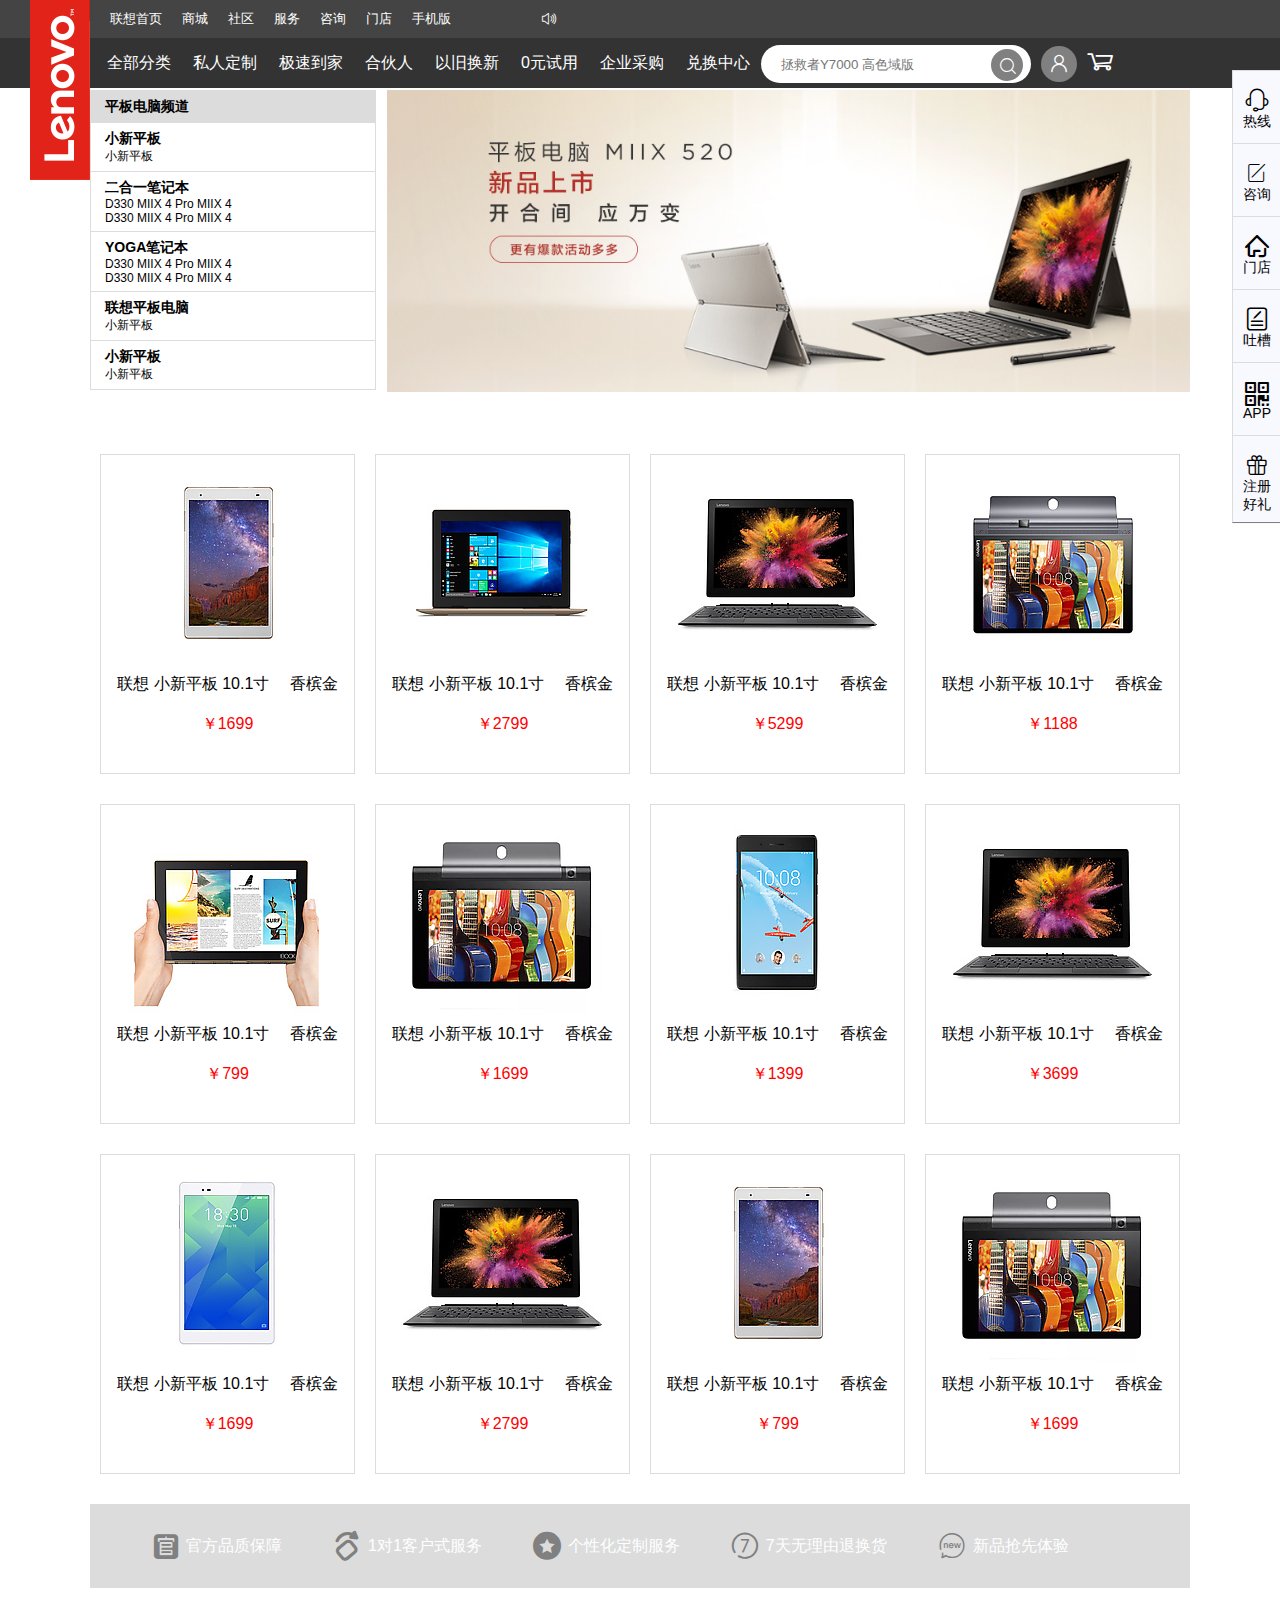
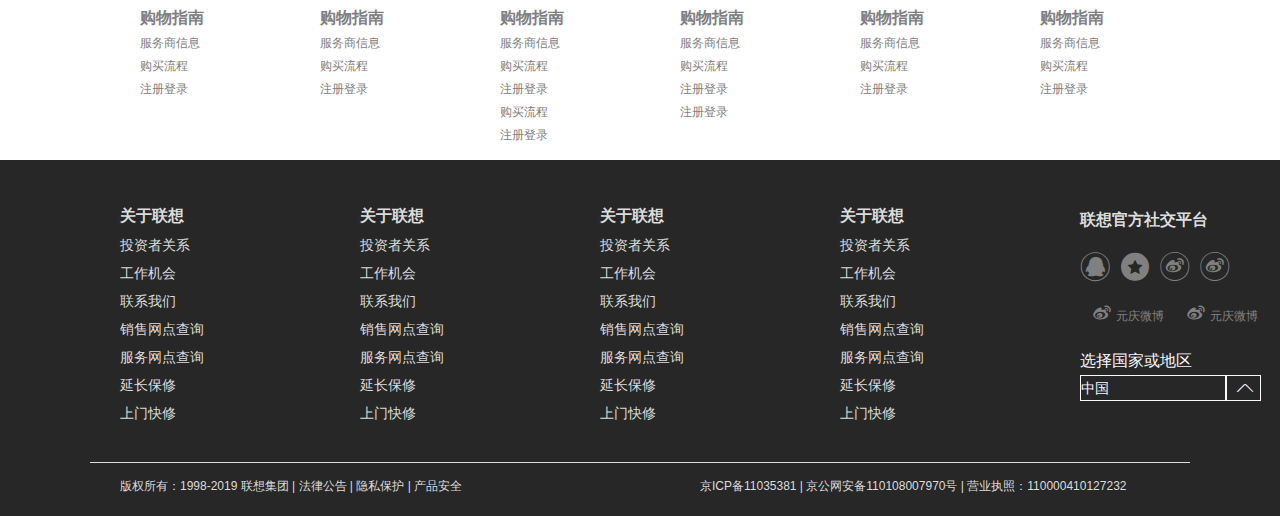
<file: list.html>
<!DOCTYPE html>
<html>

	<head>
		<meta charset="UTF-8">
		<title>商品列表</title>
		<link rel="stylesheet" type="text/css" href="css/base.css" />
		<link rel="stylesheet" href="css/iconfont.css" />
		<link rel="stylesheet" href="commonCss/loginHeader.css" />
		<link rel="stylesheet" href="commonCss/rightNav.css" />
		<link rel="stylesheet" href="commonCss/detailHeader.css" />
		<link rel="stylesheet" href="commonCss/indexFooter.css" />
		<link rel="stylesheet" href="css/list.css" />
		<link rel="stylesheet" href="commonCss/listFooter.css" />
		<script type="text/javascript" src="js/jquery.js"></script>
		<script type="text/javascript" src="js/date.js"></script>
		<script src="js/dateJcript.js "></script>
	</head>

	<body id="listBody">
		<header></header>
		<section id="detailNav" class="t"></section>
		<section id="detailRightNav"></section>

		<div class="clear">

		</div>
		<section class="c listContent01">
			<div class="l listContent01LeftAdd">
				<ul id="listContent01Left">
					<li class="l listContent01Leftlist">
						<h3>平板电脑频道</h3></li>
					<li class="l listContent01Leftlist">
						<h3>小新平板</h3><span>小新平板</span></li>
					<li class="l listContent01Leftlist">
						<h3>二合一笔记本</h3><span>D330 MIIX 4 Pro MIIX 4</span><br><span>D330 MIIX 4 Pro MIIX 4</span></li>
					<li class="l listContent01Leftlist">
						<h3>YOGA笔记本</h3><span>D330 MIIX 4 Pro MIIX 4</span><br><span>D330 MIIX 4 Pro MIIX 4</span></li>
					<li class="l listContent01Leftlist">
						<h3>联想平板电脑</h3><span>小新平板</span></li>
					<li class="l listContent01Leftlist">
						<h3>小新平板</h3><span>小新平板</span></li>
				</ul>
			</div>

			<div id="listContent01Right" class="l">
				<img class="bigPic" src="img/list/list-wheel02.jpg" />
			</div>

			<div class="clear">
			</div>

		</section>

		<section class="c listContent02">
			<div id="listContent02Add">

				<ul id="listContent02Right" class="l c">
				</ul>
			</div>
		</section>

		<section id="listFooter" class="t"></section>
		<footer id="indexFoot"></footer>

		<script>
			$('header').load("commonHtml/loginHeader.html");
			$('footer').load("commonHtml/indexFooter.html");
			$('#detailNav').load("commonHtml/detailHeader.html");
			$('#detailRightNav').load("commonHtml/rightNav.html");
			$('#listFooter').load("commonHtml/listFooter.html");

			//吸顶效果
			var oHeader = document.getElementById('detailNav');
			
			document.onscroll = function() {
				var top = document.documentElement.scrollTop;
				
				if(top > 56) {
					oHeader.style.top = 0;
					oHeader.style.position = 'fixed';
				} else {
					oHeader.style.position = 'static';
				}
			}
		</script>
	</body>

</html>
</file>
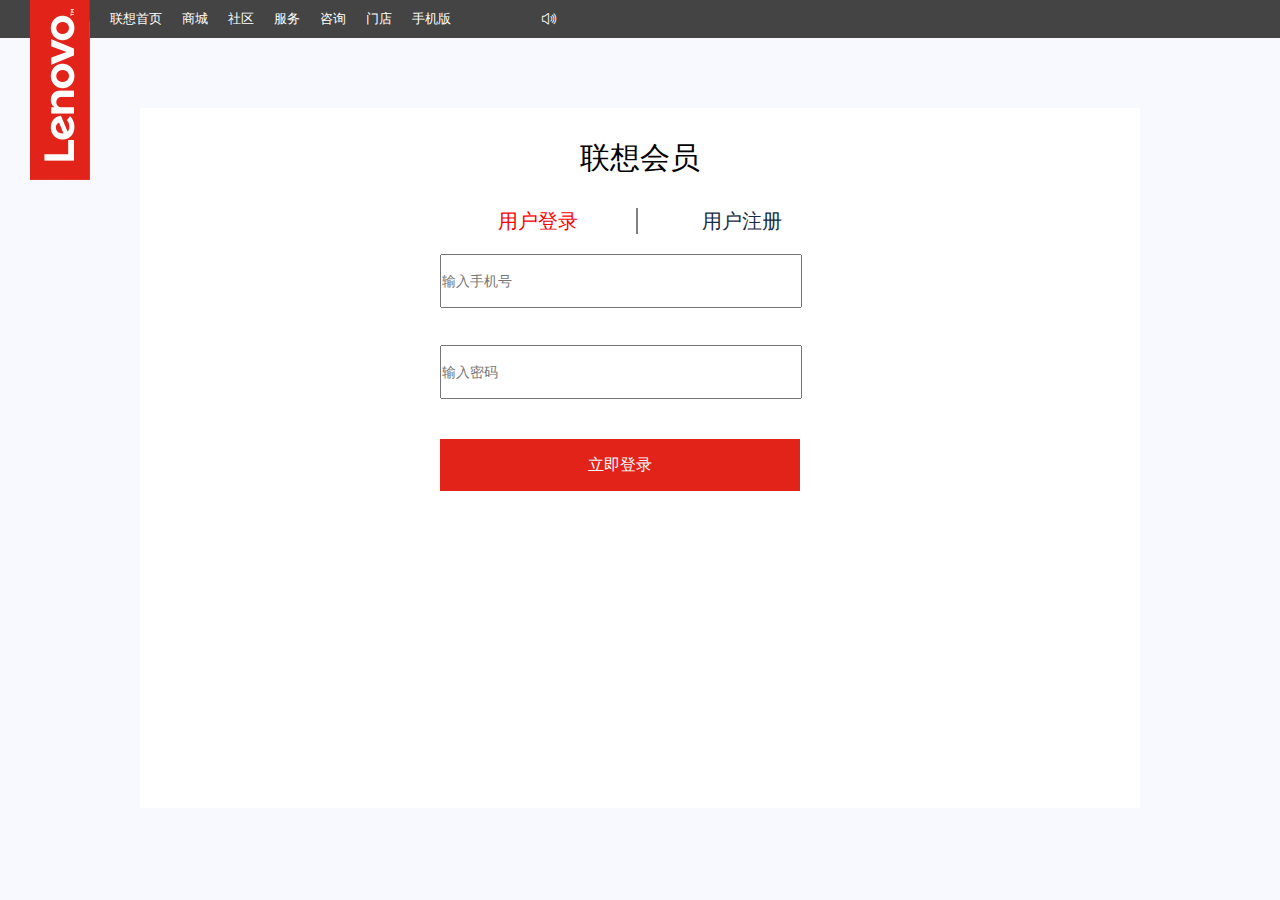
<file: login.html>
<!DOCTYPE html>
<html>

	<head>
		<meta charset="UTF-8">
		<title>登录注册</title>
		<link rel="stylesheet" href="css/base.css" />
		<link rel="stylesheet" href="css/iconfont.css" />
		<link rel="stylesheet" href="css/login.css" />
		<link rel="stylesheet" href="commonCss/loginHeader.css" />
		<script type="text/javascript" src="js/jquery.js"></script>
	</head>

	<body id="loginBody">
		<header>

		</header>
		<section id="content">
			<div id="bigBox">
				<p>联想会员</p>
				<div id="box">
					<a href="#">
						<div id="left" class="l">用户登录</div>
					</a>
					<a href="#">
						<div id="right" class="r">用户注册</div>
					</a>
				</div>
				<ul id="bottom">
					<li class="l">
						<h1><input class="in l" placeholder="输入手机号"/></h1>
						<p class="l" id="p2">请输入11位数字</p>
					</li>
					<li class="l">
						<input class="in l" id="two" placeholder="短信认证码" />
						<a href="#" id="test" class="l">获取认证码</a>
						<p class="l" id="p2">格式不当，请重新输入</p>
					</li>
					<li class="l">
						<input class="in l" type="password" placeholder="输入密码" />
						<p class="l" id="p2">格式不当，请重新输入</p>
					</li>
					<li class="l">
						<input class="in l" type="password" placeholder="再次输入密码" />
						<p class="l" id="p2">格式不当，请重新输入</p>
					</li>
					<li class="l">
						<a href="#"><input id="five" class="in l" value="立即注册" /></a>
					</li>
				</ul>
				<ul id="bottom2">
					<li class="l">
						<h1><input class="in2 l" placeholder="输入手机号"/></h1>
						<p class="l" id="p2">请输入11位数字</p>
					</li>
					<li class="l">
						<input class="in2 l" type="password" placeholder="输入密码" />
					</li>
					<li class="l">
						<a href="#"><input id="five" class="in l" value="立即登录" /></a>
					</li>
				</ul>
			</div>

		</section>

		<script>
			$('header').load("commonHtml/loginHeader.html");
			$('.in').blur(function() {
				var index = $('.in').index(this);
				var value = $('.in').eq(index).val();
				var reg;
				switch(index) {
					case 0:
						reg = /^1\d{10}$/;
						break;
					case 1:
						break;
					case 2:
						reg = /^\w{6,12}$/;
						break;
					case 3:
						reg = /^\w{6,12}$/;
						break;
				}
				checked(reg, value, index)
			})
			$('.in2').blur(function() {
				var index = $('.in2').index(this);
				var value = $('.in2').eq(index).val();
				var reg;
				switch(index) {
					case 0:
						reg = /^1\d{10}$/;
						break;
				}
				checkeds(reg, value, index)
			})

			function checked(reg, value, index) {
				var resulet = reg.test(value);
			
				if(resulet == false) {
					$('#bottom p').eq(index).css('color', 'orange');
				} else {
					$('#bottom p').eq(index).css('color', 'white');
				}
			}

			function checkeds(reg, value, index) {
				var resulet = reg.test(value);
			
				if(resulet == false) {
					$('#bottom2 p').eq(index).css('color', 'orange');
				} else {
					$('#bottom2 p').eq(index).css('color', 'white');
				}
			}

			$('#right').click(function() {
				if($('#bottom2').css('display') == 'block') {
					$('#bottom2').css('display', 'none')
					$('#bottom').css('display', 'block')
					$('#right').css('color', 'red')
					$('#left').css('color', 'black')
				} else {
					$('#bottom').css('display', 'block')
				}
			})

			$('#left').click(function() {
				if($('#bottom').css('display') == 'block') {
					$('#bottom').css('display', 'none')
					$('#bottom2').css('display', 'block')
					$('#right').css('color', 'black')
					$('#left').css('color', 'red')
				} else {
					$('#bottom2').css('display', 'block')
				}
			})
		</script>

	</body>

</html>
</file>
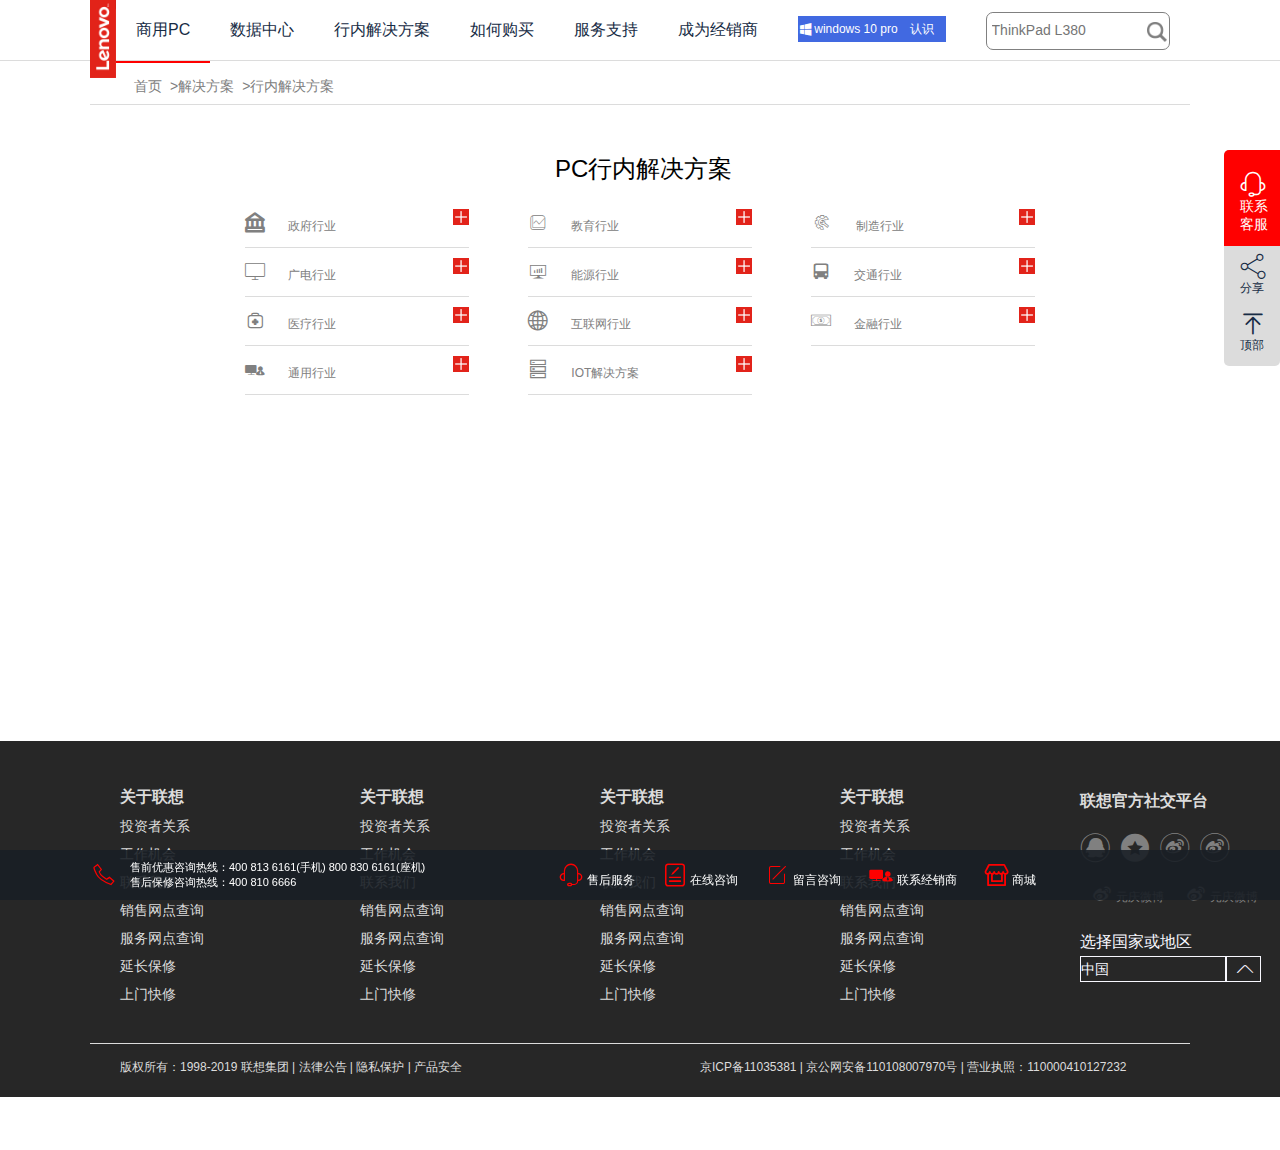
<file: solve.html>
<!DOCTYPE html>
<html>

	<head>
		<meta charset="UTF-8">
		<title>行业解决方案</title>
		<link rel="stylesheet" href="css/base.css" />
		<link rel="stylesheet" href="css/iconfont.css" />
		<link rel="stylesheet" href="css/solve.css" />
		<link rel="stylesheet" href="commonCss/indexFooter.css" />
		<script type="text/javascript" src="js/jquery.js"></script>
	</head>

	<body style="height: 1150px;">
		<header>
			<div id="solveAdd">
				<div id="solveAddone" class="c">

					<nav class="l " id="solveNav1">
						<img src="img/login/login_logo.jpg" class="l" />
						<ul class="l">
							<li class="l" id="solveUse">
								<a href="#" class="solveHover">商用PC</li>
							</a>
							<li class="l">
								<a href="#" class="solveHover">数据中心</li>
							</a>
							<li class="l">
								<a href="#" class="solveHover">行内解决方案</li>
							</a>
							<li class="l">
								<a href="#" class="solveHover">如何购买</li>
							</a>
							<li class="l">
								<a href="#" class="solveHover">服务支持</li>
							</a>
							<li class="l">
								<a href="#" class="solveHover">成为经销商</li>
							</a>
						</ul>
						<div class="l" id="solveKnow">认识
							<span class="iconfont l">&#xebb1;</span>
							<span class="l" id="solveSmall">windows 10 pro</span>
						</div>
						<div id="solveNavRight" class="r">
							<input type="text" placeholder="ThinkPad L380" id="solveNavS" />
							<img src="img/solve/sousuo-logo.png" />
						</div>
					</nav>

					<div id="solveNav2" class="t l ">
						<ul>
							
							<li class="l"><a href="index.html">首页</a></li>
							<li class="l"><a href="#">>解决方案</a></li>
							<li class="l"><a href="#">>行内解决方案</a></li>
						</ul>
					</div>
				</div>
			</div>

		</header>
		<section id="solveBox">
			<div id="solveBoxTop">
				<span id="solveBoxTop01">PC行内解决方案</span>
			</div>
			<div id="solveBoxBottom">
				<ul>
					<li class="l solveBoxYes btn" id="solveSp">
						<a href="#">
							<span class="iconfont solveBoxIcon">&#xe628;</span> 政府行业
							<img src="img/solve/solutions-show-bg.png" />
						</a>
					</li>
					<li class="l solveBoxYes btn">
						<a href="#">
						<span class="iconfont solveBoxIcon">&#xe611;</span> 教育行业
						<img src="img/solve/solutions-show-bg.png" />
						</a>
					</li>
					<li class="l solveBoxNone btn">
						<a href="#">
						<span class="iconfont solveBoxIcon">&#xe60e;</span> 制造行业
						<img src="img/solve/solutions-show-bg.png" />
						</a>
					</li>
				</ul>
				<div class="l " id="solveOpen">
					<section id="solvecase">
						<p>政府行内解决方案</p>
					</section>
					<ul>
						<li class="l ">
							<a href="" class="solveBoxOpen">
								<div id="solveYing">
									<p id="solveOpenP">联想政府行业移动互联解决方案</p>
								</div>
							</a>
						</li>
						<li class="l">
							<a href="" class="solveBoxOpen">
								<div id="solveYing">
									<p id="solveOpenP">联想政府行业移动互联解决方案</p>
								</div>
							</a>
						</li>
						<li class="l">
							<a href="" class="solveBoxOpen">
								<div id="solveYing">
									<p id="solveOpenP">联想政府行业移动互联解决方案</p>
								</div>
							</a>
						</li>
						<li class="l">
							<a href="" class="solveBoxOpen">
								<div id="solveYing">
									<p id="solveOpenP">联想政府行业移动互联解决方案</p>
								</div>
							</a>
						</li>
						<li class="l">
							<a href="" class="solveBoxOpen">
								<div id="solveYing">
									<p id="solveOpenP">联想政府行业移动互联解决方案</p>
								</div>
							</a>
						</li>

					</ul>
				</div>

				<ul>

					<li class="l solveBoxYes">
						<span class="iconfont solveBoxIcon">&#xe639;</span> 广电行业
						<img src="img/solve/solutions-show-bg.png" />
					</li>
					<li class="l solveBoxYes">
						<span class="iconfont solveBoxIcon">&#xe612;</span> 能源行业
						<img src="img/solve/solutions-show-bg.png" />
					</li>
					<li class="l solveBoxNone">
						<span class="iconfont solveBoxIcon">&#xe634;</span> 交通行业
						<img src="img/solve/solutions-show-bg.png" />
					</li>

				</ul>
				<ul>
					<li class="l solveBoxYes">
						<span class="iconfont solveBoxIcon">&#xe64d;</span> 医疗行业
						<img src="img/solve/solutions-show-bg.png" />
					</li>
					<li class="l solveBoxYes">
						<span class="iconfont solveBoxIcon">&#xe60f;</span> 互联网行业
						<img src="img/solve/solutions-show-bg.png" />
					</li>
					<li class="l solveBoxNone">
						<span class="iconfont solveBoxIcon">&#xe915;</span> 金融行业
						<img src="img/solve/solutions-show-bg.png" />
					</li>
				</ul>
				<ul>
					<li class="l solveBoxYes">
						<span class="iconfont solveBoxIcon">&#xe808;</span> 通用行业
						<img src="img/solve/solutions-show-bg.png" />
					</li>
					<li class="l solveBoxYes">
						<span class="iconfont solveBoxIcon">&#xe694;</span> IOT解决方案
						<img src="img/solve/solutions-show-bg.png" />
					</li>
				</ul>
			</div>
		</section>
		<section id="solveRightNav">
			<ul>
				<li class="l">
					<a href="" class="solveA">
						<span class="iconfont" id="solveRightNavIcon">&#xe77b;</span>
						<p id="solveRightNavP">联系</p>
						<p id="solveRightNavP">客服</p>
					</a>
				</li>
				<li class="l">
					<a href="" class="solveA">
						<span class="iconfont">&#xe63d;</span>
						<p>分享</p>
					</a>
				</li>
				<li class="l">
					<a href="#" class="solveA">
						<span class="iconfont">&#xe76c;</span>
						<p>顶部</p>
					</a>
				</li>
			</ul>
		</section>

		<footer id="indexFoot"></footer>
		<section id="solveBottomNav" class="t ">
			<div id="solveBottomNavAdd" class="c">

				<div id="solveBottomNavLeft" class="l">
					<span class="iconfont l" id="solveBottomNavLeftIcon">&#xe60d;</span>
					<div id="solveBottomNavLeft02" class="l">
						<p>售前优惠咨询热线：400 813 6161(手机) 800 830 6161(座机)</p>
						<p>售后保修咨询热线：400 810 6666</p>
					</div>
				</div>
				<div id="solveBottomNavRight" class="l">
					<ul>
						<li class="l">
							<a href="#">
							<span class="iconfont solveBottomNavRightIcon">&#xe77b;</span>
							<span>售后服务</span>
							</a>
						</li>
						<li class="l">
							<a href="#">
								<span class="iconfont solveBottomNavRightIcon">&#xe606;</span>
								<span>在线咨询</span>
							</a>
						</li>
						<li class="l">
							<a href="#">
							<span class="iconfont solveBottomNavRightIcon">&#xe7b9;</span>
							<span>留言咨询</span>
							</a>
						</li>
						<li class="l">
							<a href="#">
							<span class="iconfont solveBottomNavRightIcon">&#xe808;</span>
							<span>联系经销商</span>
							</a>
						</li>
						<li class="l">
							<a href="#">
							<span class="iconfont solveBottomNavRightIcon">&#xe72b;</span>
							<span>商城</span>
							</a>
						</li>
					</ul>
				</div>
			</div>
		</section>
		<script>
			$('footer').load("commonHtml/indexFooter.html");

			//点击弹出盒子事件
			$('.btn').click(function() {
				if($('#solveOpen').css('display') == 'none') {
					$('#solveOpen').css('display', 'block')
				} else {
					$('#solveOpen').css('display', 'none')
				}
			})
		</script>
	</body>

</html>
</file>
<file: css/base.css>
body,ol,ul,h1,h2,h3,h4,h5,h6,p,th,td,dl,dd,form,fieldset,legend,input,textarea,select{margin:0;padding:0}
body{font:12px "微软雅黑","Arial Narrow",HELVETICA;background:#fff;}
a{color:#172c45;text-decoration:none} 
a:hover{color:#cd0200;text-decoration:underline} 
em,i{font-style:normal}   li{list-style:none}
img{border:0;vertical-align:middle} 
table{border-collapse:collapse;border-spacing:0}
p{word-wrap:break-word}
.t{ width: 100%; }
.c{width: 1100px;margin: 0 auto;}
.l{float: left;}
.r{float: right;}
</file>
<file: css/iconfont.css>
@font-face {font-family: "iconfont";
  src: url('iconfont.eot?t=1547087302902'); /* IE9 */
  src: url('iconfont.eot?t=1547087302902#iefix') format('embedded-opentype'), /* IE6-IE8 */
  url('[data-uri]') format('woff2'),
  url('iconfont.woff?t=1547087302902') format('woff'),
  url('iconfont.ttf?t=1547087302902') format('truetype'), /* chrome, firefox, opera, Safari, Android, iOS 4.2+ */
  url('iconfont.svg?t=1547087302902#iconfont') format('svg'); /* iOS 4.1- */
}

.iconfont {
  font-family: "iconfont" !important;
  font-size: 16px;
  font-style: normal;
  -webkit-font-smoothing: antialiased;
  -moz-osx-font-smoothing: grayscale;
}

.icon-shengyin:before {
  content: "\e600";
}

.icon-yiliao:before {
  content: "\e64d";
}

.icon-new:before {
  content: "\e601";
}

.icon-home:before {
  content: "\e611";
}

.icon-shangcheng:before {
  content: "\e72b";
}

.icon-11qq:before {
  content: "\e64e";
}

.icon-iconfontxiangshang:before {
  content: "\e60c";
}

.icon-iconfonterweima:before {
  content: "\e602";
}

.icon-93:before {
  content: "\e675";
}

.icon-xie:before {
  content: "\e7b9";
}

.icon-iconset0230:before {
  content: "\e681";
}

.icon-dingbu:before {
  content: "\e76c";
}

.icon-7:before {
  content: "\e638";
}

.icon-shu:before {
  content: "\e625";
}

.icon-guanfang2:before {
  content: "\e7e9";
}

.icon-1:before {
  content: "\e603";
}

.icon-windows:before {
  content: "\ebb1";
}

.icon-xiazai1:before {
  content: "\e604";
}

.icon-weibo:before {
  content: "\e64b";
}

.icon-baidu:before {
  content: "\e636";
}

.icon-qq-copy:before {
  content: "\e658";
}

.icon-tongyong:before {
  content: "\e808";
}

.icon-home-copy:before {
  content: "\e632";
}

.icon-jiaotong:before {
  content: "\e634";
}

.icon-shoucang:before {
  content: "\e645";
}

.icon-phone_icon:before {
  content: "\e65f";
}

.icon-dengpao:before {
  content: "\e616";
}

.icon-shuju:before {
  content: "\e694";
}

.icon-fenxiang:before {
  content: "\e63d";
}

.icon-weixin:before {
  content: "\e60b";
}

.icon-weibiaoti-:before {
  content: "\e60d";
}

.icon-xuanzhuan:before {
  content: "\e609";
}

.icon-shubiao:before {
  content: "\e61b";
}

.icon-erji:before {
  content: "\e77b";
}

.icon-appstore:before {
  content: "\e792";
}

.icon-hulianwangIT:before {
  content: "\e60f";
}

.icon-liwu:before {
  content: "\eee7";
}

.icon-sousuo:before {
  content: "\e61c";
}

.icon-shoutidiannao:before {
  content: "\e621";
}

.icon-pingbandiannao-:before {
  content: "\e608";
}

.icon-tubiao-:before {
  content: "\e60e";
}

.icon-hezuowoshou:before {
  content: "\e6b5";
}

.icon-diannao:before {
  content: "\e639";
}

.icon-dingwei:before {
  content: "\e605";
}

.icon-weibo1:before {
  content: "\e62f";
}

.icon-jinrong-:before {
  content: "\e915";
}

.icon-lianxiren:before {
  content: "\e614";
}

.icon-ziyuanldpi:before {
  content: "\e628";
}

.icon-nengyuanjingji:before {
  content: "\e612";
}

.icon-woyaoxiexin:before {
  content: "\e606";
}
</file>
<file: css/index.css>
#indexBody {
	height: 3000px;
}

header {
	width: 100%;
	height: 54px;
	background-color: #f0f2f2;
	z-index: 2;
}

#headerNavadd {
	width: 1280px;
	background-color: pink;
}

nav img {
	width: 15%;
	height: 54px;
}

#indexNavLeft {
	width: 58%;
}

.c {
	margin: 0 auto;
	width: 1200px;
}

.indexNav {
	padding: 0 16px;
	line-height: 54px;
	text-align: center;
	font-size: 16px;
	font-family: "黑体";
	font-weight: bold;
}

#headerNavadd a:hover {
	color: #395782;
	text-decoration: none;
}

#login,
#register:hover {
	color: black;
	text-decoration: none;
}

#indexNavRigh {
	width: 18%;
	height: 54px;
	line-height: 54px;
	margin-left: 80px;
}

#search {
	font-size: 30px;
	margin-right: 60px;
	display: inline-block;
	line-height: 48px;
}

#login,
#register {
	font-size: 16px;
	height: 54px;
	margin-top: 10px;
}

.navBox {
	width: 40px;
	height: 54px;
}

#shopCar {
	font-size: 32px;
	margin-left: 10px;
}

#menu1 {
	position: relative;
}

.secondMenu {
	position: absolute;
	top: 54px;
	width: 1280px;
	display: none;
	z-index: 2;
	background-color: #f0f2f2;
}

.secondMenu {
	height: 350px;
}

#menu2 .secondMenu {
	height: 270px;
}

.secondMenu a {
	color: #898989;
}

.secondMenu a:hover {
	color: #395782;
}

.menu02 {
	width: 180px;
	height: 280px;
	border-right: solid gray 1px;
	margin-top: 30px;
}

#secondMenu2 .menu02 {
	width: 254px;
	height: 200px;
	border-right: solid gray 1px;
	margin-top: 30px;
}

.menu021 {
	border: none;
}

.thirdMenu2 {
	height: 320px;
}

.menu03 {
	height: 34px;
	padding-left: 34px;
}

#secondMenu1 {
	left: -200px;
}

#secondMenu2 {
	left: -8px;
}

#secondMenu3 {
	right: -8px;
}

#menu1:hover #secondMenu1 {
	display: block;
	text-align: left;
}

#menu2:hover #secondMenu2 {
	display: block;
	text-align: left;
}

#menu3:hover #secondMenu3 {
	display: block;
	text-align: left;
}

#wheel {
	width: 1280px;
	height: 530px;
	position: relative;
}

.screen {
	width: 1280px;
	height: 530px;
	overflow: hidden;
	position: relative;
}

.screen li {
	width: 1280px;
	height: 530px;
	overflow: hidden;
	float: left;
}

.screen ul {
	position: absolute;
	left: 0;
	top: 0px;
	width: 12000px;
}

.allWheel ol {
	position: absolute;
	left: 480px;
	top: 470px;
	line-height: 20px;
	text-align: center;
}

.allWheel ol li {
	float: left;
	width: 20px;
	height: 20px;
	background: white;
	border: 1px solid white;
	margin-left: 20px;
	cursor: pointer;
	border-radius: 50%;
}

.allWheel ol li.current {
	background: black;
	border: 1px solid black;
	opacity: 0.5;
}

#arr span {
	width: 80px;
	height: 80px;
	position: absolute;
	left: 5px;
	top: 43%;
	margin-top: -30px;
	cursor: pointer;
	line-height: 80px;
	text-align: center;
	font-weight: bold;
	color: white;
	font-size: 70px;
}

#arr #wheelRight {
	right: 7px;
	left: auto;
}

#arr #wheelLeft {
	left: 6px;
	right: auto;
}

.screen img {
	width: 1280px;
	height: 530px;
}

#indexTitle {
	height: 104px;
	margin-top: 60px;
}

#indexTitleLeft,
#indexTitleRight {
	width: 33%;
	height: 50%;
	margin-top: 52px;
	border-top: 1px solid dimgrey;
}

#indexTitleCenter {
	width: 34%;
	height: 100%;
	text-align: center;
	line-height: 104px;
	font-size: 30px;
	color: dimgrey;
}

.indexContent01 {
	height: 123px;
}

.indexContent01 ul li a:hover .indexContent01Iconfont {
	color: #395782;
}

.indexContent01 ul li a:hover p {
	color: #395782;
}

.indexContent01 ul li {
	width: 192px;
	height: 100%;
	text-align: center;
}

.indexContent01Iconfont {
	font-size: 44px;
	margin: 30px 0 10px 0;
	display: block;
	color: dimgrey;
}

.indexContent01 ul li p {
	font-size: 14px;
	color: dimgrey;
}

#indexContent02 {
	margin-top: 50px;
	height: 400px;
}

.shadows:hover {
	transform: scale(0.98);
	box-shadow: 1px 1px 10px gray;
	transition: 0.2s;
}

#indexContent02 ul li {
	width: 290px;
	height: 400px;
	background-color: ghostwhite;
	margin-right: 10px;
}

#indexContent02 ul li img {
	margin-left: 15px;
	width: 260px;
	height: 260px;
	margin-bottom: 10px;
}

#indexContent02 ul li p {
	display: block;
	text-align: center;
}

.indexP p:nth-child(2) {
	font-size: 20px;
}

.indexP p:nth-child(3) {
	font-size: 16px;
}

.indexP p:nth-child(4) {
	margin-top: 10px;
	font-size: 20px;
}

#indexContent03 {
	margin-top: 50px;
	height: 400px;
}

#indexContent03Left,
#indexContent03Left img {
	width: 290px;
	height: 100%;
}

#indexContent03Right,
#indexContent03Right img {
	width: 900px;
	height: 100%;
}

#SindexContent01 ul li {
	width: 300px;
}

#indexContent04 {
	height: 258px;
}

#indexContent04 ul li {
	width: 290px;
	height: 278px;
	background-size: 100%;
	background-repeat: no-repeat;
	margin-left: 8px;
}

#indexChird01 {
	background-image: url(../img/index/index_content05.jpg);
	margin-left: 0px;
}

#indexChird02 {
	background-image: url(../img/index/index_content06.jpg);
}

#indexChird03 {
	background-image: url(../img/index/index_content07.jpg);
}

#indexChird04 {
	background-image: url(../img/index/index_content08.jpg);
}

.indexList:hover {
	text-decoration: none;
}

.indexDetail:hover {
	text-decoration: none;
	color: black;
}

.indexSolve:hover {
	text-decoration: none;
	color: black;
}
</file>
<file: commonCss/indexFooter.css>
a:hover {
	text-decoration: none;
}

#indexFoot {
	margin-top: 20px;
	width: 100%;
	height: 356px;
	background-color: #272727;
}

#indexFootTop {
	height: 302px;
	width: 1280px;
	margin-left: 30px;
}

#indexFootTop ul li {
	margin-top: 40px;
	width: 210px;
	height: 232px;
	margin-right: 30px;
	font-size: 14px;
	color: gainsboro;
}

#indexFootTop ul li p {
	font-size: 14px;
	margin-bottom: 10px;
	color: gainsboro;
}

.aboutLian,
#lianxiang {
	font-size: 16px!important;
	font-weight: bold;
	margin-bottom: 10px;
	color: gainsboro;
}

#indexFootTop ul li p {
	margin-top: 6px;
}

#indexFootRight {
	width: 230px;
	height: 222px;
	margin-top: 50px;
}

#indexFootRight ul li {
	width: 26px;
	height: 26px;
	margin-top: 10px;
	margin-right: 14px;
	color: gray;
}

.indexFootIconfont {
	display: block;
	font-size: 20px;
}

.indexFootIconfont:hover {
	transform: rotate(360deg);
	transition: 0.3s;
	color: gainsboro;
}

.weibo {
	margin-top: 70px;
	width: 100%;
	height: 20px;
}

.indexFootIconfont02 {
	font-size: 20px;
	margin-right: 10px;
	margin-left: 12px;
	color: gray;
}

.indexFootIconfont02:hover {
	color: gainsboro;
}

.indexP1 {
	font-size: 12px;
	line-height: 24px;
	margin-left: 4px;
}

.guojia {
	width: 100%;
	height: 24px;
	font-size: 16px;
	color: ghostwhite;
	margin-top: 30px;
}

#indexFootBox {
	width: 80%;
	height: 24px;
	color: ghostwhite;
}

#indexFootBoxL {
	height: 100%;
	width: 78%;
	font-size: 14px;
	line-height: 24px;
	border: 1px solid ghostwhite;
}

#indexFootBoxR {
	height: 100%;
	width: 18%;
	font-size: 12px;
	border: 1px solid ghostwhite;
}

.guo {
	margin-left: 10px;
	margin-top: 4px;
}

#indexFootBottom {
	width: 100%;
	height: 46px;
	border-top: 1px solid gainsboro;
	line-height: 46px;
	font-size: 12px;
	color: gainsboro;
}

#indexFootBottomL {
	margin-left: 30px;
	width: 374px;
	height: 46px;
}

#indexFootBottomR {
	margin-right: 30px;
	width: 460px;
	height: 46px;
}

.indexFootIconfont {
	font-size: 30px;
}
</file>
<file: commonCss/loginHeader.css>
nav {
	width: 100%;
	height: 38px;
	background-color: #444444;
}

#loginHeaderAdd {
	height: 100%;
	padding-left: 20px;
}

#top li {
	color: ghostwhite;
	font-size: 13px;
	padding: 0 10px;
	line-height: 38px;
	text-align: center;
}

nav img {
	width: 60px;
	height: 180px;
	position: absolute;
	left: 30px;
	z-index: 10;
}

#loginIcon {
	color: whitesmoke;
	line-height: 38px;
	margin-left: 80px;
}

#top a {
	color: white;
}

#top a:hover {
	color: red;
	text-decoration: none;
}
</file>
<file: commonCss/detailHeader.css>
.t {
	width: 100%;
}

a {
	color: white;
}

a:hover {
	color: red;
	text-decoration: none;
}

.detailheaderColor:hover {
	color: white;
}

.c {
	width: 1100px;
	margin: 0 auto;
}

#detailNav {
	height: 50px;
	background-color: #333333;
	color: ghostwhite;
	z-index: 2;
}

#detailNavLeft ul li {
	padding: 0px 11px 0px 11px;
	line-height: 50px;
	font-size: 16px;
}

#detailNavLeft {
	margin-left: 6px;
}

a:hover #detailNavLeft ul li {
	background-color: ghostwhite;
}

#detailNavRight {
	width: 270px;
	height: 38px;
	border-radius: 20px;
	background-color: white;
	margin-top: 7px;
}

#detailNavRightSearch {
	width: 200px;
	height: 38px;
	border: none;
	margin-left: 20px;
	background-color: white;
	color: white;
}

#detailNavRightSearchBox {
	width: 32px;
	height: 32px;
	border-radius: 50%;
	background-color: gray;
	margin-top: 4px;
	margin-left: 10px;
}

#detailIconfont {
	display: block;
	margin-left: 4px;
	margin-bottom: 0;
	font-size: 24px;
}

#detailNavBox {
	width: 36px;
	height: 36px;
	border-radius: 50%;
	background-color: gray;
	margin: 8px 0 0 10px;
}

#detailIconfont02 {
	margin-left: 8px;
	margin-top: 6px;
	font-size: 20px;
	display: block;
}

#detailIconfont03 {
	font-size: 30px;
	margin-left: 8px;
	margin-top: 8px;
	display: block;
}
</file>
<file: commonCss/rightNav.css>
body {
	height: 12000px;
}

#detailRightNav {
	z-index: 2;
	width: 48px;
	height: 454px;
	background-color: ghostwhite;
	position: fixed;
	right: 0;
	top: 70px;
	color: black;
}

#detailRightNav ul li {
	width: 48px;
	height: 56px;
	border: 1px solid gainsboro;
	border-bottom: none;
	padding-top: 16px;
	font-size: 14px;
}

#detailRightNav ul li a:hover .detailIconfont04 {
	color: red;
}

#detailRightNav ul li a:hover .detailIconfont04P {
	color: red;
}

#detailRightNav ul li:nth-child(6) {
	border-bottom: 1px solid gray;
	height: 70px;
}

.detailIconfont04 {
	color: black;
	padding: 12px;
	font-size: 24px;
}

.detailIconfont04P {
	display: block;
	text-align: center;
	color: black;
}

#detailRightNav ul li:nth-child(7) {
	background-color: gainsboro;
	height: 10px;
}

#listContent02 {
	width: 1280px;
	margin-left: 60px;
	height: 320px;
	margin-top: 40px;
}

#listContent02Right {
	width: 1280px;
	height: 320px;
}

.listContent02RightBox {
	width: 290px;
	height: 318px;
	border: 1px solid gainsboro;
	margin-right: 10px;
	margin-top: 30px;
}

#listContent02Right li:nth-child(3) {
	border-right: 1px solid gainsboro;
}

.listContent02RightBoxImg {
	width: 200px;
	height: 230px;
	margin-top: 14px;
	margin-left: 20px;
}

#listContent02RightBoxP1,
#listContent02RightBoxP2 {
	width: 290px;
	height: 40px;
	text-align: center;
	display: block;
	font-size: 16px;
}

#listContent02RightBoxP2 {
	color: red;
}
</file>
<file: css/detail.css>
#detailBody {
	height: 10460px;
}

#detailNav02 {
	height: 34px;
	background-color: #efefef;
	line-height: 34px;
	
}
#detailNav02 .detailNav02Add p{
	padding-left: 16px!important;
}

#detailcontent01 {
	height: 700px;
}

#detailcontent01Left {
	width: 48%;
	height:100%;
}

.indexSmallBox {
	width: 90%;
	height: 520px;
	position: relative;
}

.indexSmallBox img {
	width: 100%;
	height: 520px;
}

.indexMask {
	position: absolute;
	width: 100%;
	height: 100%;
	background: rgba(0, 0, 0, 0.3);
	opacity: 0;
	z-index: 2;
	cursor: move;
}

.indexFloat {
	position: absolute;
	width: 200px;
	height: 200px;
	background: rgba(0, 0, 0, 0.3);
	display: none;
}

.indexBigBox {
	position: absolute;
	left: 600px;
	top: 120px;
	width: 520px;
	height: 520px;
	overflow: hidden;
	display: none;
}

.indexBigBox img {
	width: 1560px;
	height: 1560px;
	position: absolute;
}

#detailcontent01Right {
	width: 40%;
	height: 700px;
	color: black;
}

#detailP01 {
	display: block;
	width: 578px;
	height: 40px;
	line-height: 40px;
	font-size: 26px;
	margin-top: 50px;
}

#detailP02 {
	width: 100%;
	height: 58px;
	border-bottom: 1px solid gray;
	line-height: 20px;
	margin-top: 16px;
	font-size: 14px;
}

#detailCommonP1 {
	width: 100%;
	height: 24px;
	font-size: 18px;
	margin: 10px 0;
}

#detailCommonBox {
	width: 185px;
	height: 52px;
	border-radius: 5px;
	line-height: 52px;
	text-align: center;
	border: 1px solid gray;
	font-size: 14px;
	margin-right: 10px;
	margin-bottom: 10px;
}

#detailP03 {
	height: 36px;
	width: 100%;
	color: red;
	text-decoration: underline;
	margin-top: 0;
	font-size: 14px;
}

#detailCommonIcon {
	color: gray;
	font-size: 36px;
	display: block;
	margin-top: 3px;
	margin-left: 25px;
}

#detailIconP {
	margin-right: 70px;
}

#detailCommonIcon01 {
	display: block;
	color: brown;
	font-size: 22px;
	margin: 2px 0 0 4px;
}

.red {
	border: 1px red solid;
	background-color: gainsboro;
}

#detailcontent01LeftBottom {
	width: 530px;
	height: 88px;
}

.detailWheel {
	width: 84px;
	height: 84px;
	margin-left: 18px;
	border: 1px solid gainsboro;
}

.detailWheel:hover {
	border: 1px grey solid;
}

.detailWheel img {
	width: 84px;
	height: 84px;
}

#detailShop {
	width: 618px;
	height: 30px;
	margin-top: 20px;
}

#detailShopL {
	width: 300px;
	height: 30px;
	line-height: 30px;
}

#detailShopR {
	width: 300px;
	height: 30px;
	line-height: 30px;
	font-size: 14px;
}

#detailCommonIcon03 {
	font-size: 24px;
	padding-bottom: 8px;
	color: gray;
}

#detailShopBox {
	width: 88px;
	height: 20px;
	border-radius: 12px;
	background-color: red;
	color: white;
	margin: 5px 10px 0 10px;
	line-height: 20px;
	font-size: 12px;
}

#detailCommonIcon04 {
	display: block;
	margin-left: 2px;
}

#detailHow {
	color: red;
	text-decoration: underline;
}

#detailContent02 {
	height: 40px;
	margin-top: 60px;
	border-bottom: 1px solid gray;
	border-top: 1px solid gray;
	line-height: 40px;
}
#detailContent02 ul li {
	
	padding-right: 40px;
}

#detailBoxPic {
	height: 8850px;
}

#detailBoxPic img {
	width: 100%;
}

#detailBottomNav {
	width: 100%;
	height: 80px;
	background-color: gainsboro;
	position: fixed;
	bottom: 0;
}

.detailBottomNavL {
	width: 80px;
	height: 80px;
	margin-left: 30px;
	background-color: gray;
}

.detailBottomNavL01 {
	font-size: 50px;
	margin-left: 30px;
}

#detailBottomNavLL02 {
	margin-left: 0;
	background-color: red;
	height: 80px;
	color: white;
}

#detailBottomNavL01L {
	margin-left: 16px;
	margin-top: 10px;
}

#detailBottomNavL01R {
	margin-left: 16px;
	width: 80px;
	margin-top: 10px;
}

#detailBuy {
	width: 80px;
	display: block;
	text-align: center;
}

#detailBottomNavLL03 {
	width: 40%;
	height: 80px;
	margin-left: 350px;
}

#detailBottomNavLL03Ku {
	width: 36px;
	height: 80px;
	line-height: 80px;
}

.detailJiaJian {
	width: 26px;
	height: 26px;
	border: 1px solid gray;
	color: gray;
}

#detailJian,
#detailJia {
	height: 28px;
	outline: none;
}

#detail0 {
	width: 38px;
	color: black;
}

#detailBuyBox {
	width: 96px;
	height: 28px;
	margin-top: 26px;
	margin-left: 10px;
	line-height: 28px;
	text-align: center;
	font-size: 16px;
}

.detailPrice {
	line-height: 80px;
	color: red;
	font-size: 16px;
	margin-left: 20px;
}

#detailPrice2 {
	margin-left: 0;
	font-size: 20px;
}

#detailPrice3 {
	width: 104px;
	height: 40px;
	background-color: red;
	color: white;
	border-radius: 5px;
	margin-top: 20px;
	margin-left: 10px;
	text-align: center;
	line-height: 40px;
	font-size: 16px;
}
</file>
<file: commonCss/listFooter.css>
#listFooter {
	height: 236px;
}

#listFooter1 {
	height: 84px;
	background-color: gainsboro;
	margin-top: 30px;
	line-height: 84px;
}

#listFooterAll {
	width: 1280px;
	height: 84px;
	margin-left: 60px;
}

#listFooterAll li {
	font-size: 16px;
	margin-right: 50px;
}

.listIcon {
	font-size: 30px;
	margin-right: 6px;
	color: gray;
}

.listFooter2All {
	width: 100px;
	height: 110px;
	padding-top: 20px;
	padding-right: 30px;
	margin-left: 30px;
	margin-right: 20px;
	font-size: 16px;
}

.listFooter2All a {
	color: gray;
}

.listFooter2All:nth-child(1) {
	margin-left: 50px;
}

.listFooter2All p {
	margin-top: 6px;
	font-size: 12px;
}

#listFooterAll a:hover {
	color: black;
	text-decoration: none;
}
</file>
<file: css/list.css>
.clear {
	clear: both;
	content: '';
	display: block;
}

#listBody {
	height: 1230px;
}

.listContent01 {
	height: 316px;
}

.listContent01LeftAdd {
	width: 25%;
	height: 100%;
}

#listContent01Left {
	width: 100%;
	margin-top: 2px;
}

.listContent01Leftlist {
	width: 93%;
	padding: 6px 14px;
	border: 1px solid gainsboro;
	font-size: 12px;
	border-top: none;
}

.listContent01 ul li:nth-child(1) {
	border-top: 1px solid gainsboro;
	background-color: gainsboro;
}

#listContent01Right {
	padding-top: 2px;
	margin-left: 20px;
	width: 73%;
	height: 100%;
	float: right!important;
}

#listContent01Right img {
	width: 100%;
	height: auto;
}

.shadows:hover {
	transform: scale(0.98);
	box-shadow: 1px 1px 10px gray;
	transition: 0.2s;
	border: none;
}

.listContent02 {
	height: 1050px;
	margin-top: 20px;
}

#listContent02Right {
	width: 100%;
}

.listContent02RightBox {
	width: 23%;
	margin-left: 10px;
}

.listContent02RightBoxImg {
	margin-left: 13px;
	margin-top: 4px;
	height: 200px;
}

#listContent02RightBoxP1,
#listContent02RightBoxP2 {
	width: 100%;
}

#listContent02RightBoxP1 {
	margin-top: 15px;
	color: black;
}

#listFooter {
	margin-top: 0;
}
</file>
<file: css/login.css>
#loginBody {
	width: 100%;
	height: 900px;
	background-color: ghostwhite;
}

#content {
	width: 1000px;
	height: 700px;
	background-color: white;
	margin: 70px auto;
}

#bigBox {
	width: 400px;
	height: 600px;
	margin: 50px auto;
}

#bigBox p:nth-child(1) {
	height: 100px;
	font-size: 30px;
	margin: 50px auto 0 auto;
	display: block;
	text-align: center;
	line-height: 100px;
}

#box {
	height: 26px;
	width: 100%;
}

#left,
#right {
	width: 49%;
	font-size: 20px;
	line-height: 26px;
	text-align: center;
}

#left {
	border-right: 2px solid gray;
	color: red;
}

#left:hover {
	text-decoration: none;
	color: red;
}

#right:hover {
	text-decoration: none;
	color: black;
}

.in,
.in2 {
	height: 50px;
	width: 358px;
	padding-left: 4px border: 1px solid gray;
	margin-top: 20px;
	font-size: 14px;
}

#test {
	margin-top: 20px;
	height: 52px;
	width: 120px;
	border: 1px solid gray;
	font-size: 16px;
	text-align: center;
	line-height: 52px;
	background-color: gainsboro;
	color: cornflowerblue;
}

#test:hover {
	text-decoration: none;
	color: cornflowerblue;
}

#two {
	width: 236px;
}

#five {
	text-align: center;
	background-color: #e22319;
	color: white;
	line-height: ;
	margin-top: 40px;
	font-size: 16px;
	border: 1px solid #e22319;
}

#bottom {
	display: none;
}

#bottom2 {
	display: block;
}

#bottom p,
#bottom2 p {
	font-size: 12px;
	color: white;
	padding: 0;
	margin: 0;
}
</file>
<file: css/solve.css>
header {
	width: 100%;
	height: 60px;
	border-bottom: 1px solid gainsboro;
}

#solveAdd {
	width: 100%;
	height: 100%;
}

#solveNav1 {
	margin: 0 auto;
}

nav img {
	width: 26px;
	height: 78px;
}

header nav ul li {
	padding: 20px;
	font-size: 16px;
}

#solveUse {
	border-bottom: 2px solid red;
}

#solveKnow {
	width: 148px;
	height: 26px;
	line-height: 26px;
	margin-top: 16px;
	background-color: royalblue;
	color: white;
	text-align: center;
	margin-left: 20px;
}

#solveSmall {
	font-size: 12px;
}

#solveNavRight {
	width: 182px;
	height: 36px;
	text-align: center;
	margin-left: 40px;
	margin-top: 12px;
	border: 1px solid gray;
	border-radius: 7px;
}

#solveNavRight img {
	width: 20px;
	height: 20px;
}

#solveNavS {
	width: 152px;
	height: 34px;
	font-size: 14px;
	border: none;
	margin-left: 2px;
}

.solveHover:hover {
	color: black;
	text-decoration: none;
}

#solveNav2 {
	height: 26px;
	border-bottom: 1px gainsboro solid;
	z-index: 1;
}

#solveNav2 ul li a{
	padding: 4px;
	color: gray;
	font-size: 14px;
	margin-bottom: 6px;
}

#solveNav2 ul {
	margin-left: 40px;
}

#solveBox {
	width: 790px;
	height: 488px;
	margin: 0 auto;
	margin-top: 42px;
	position: relative;
	margin-bottom: 150px;
}

#solveBoxTop {
	width: 100%;
	height: 96px;
	font-size: 24px;
}

#solveBoxTop01 {
	display: block;
	top: 50px;
	left: 310px;
	position: absolute;
}

#solveBoxBottom ul li{
	width: 224px;
	height: 48px;
	border-bottom: 1px solid gainsboro;
	color: gray;
	line-height: 48px;
	position: relative;
}
#solveBoxBottom ul li a{
	color: gray;
}
.solveBoxNone {
	margin-right: 0;
}

.solveBoxYes {
	margin-right: 59px;
}

.solveBoxIcon {
	font-size: 20px;
	line-height: 48px;
	color: gray;
	margin-right: 20px;
}

#solveBoxBottom ul li img {
	width: 16px;
	height: 16px;
	line-height: 48px;
	right: 0;
	top: 10px;
	position: absolute;
}

#solveRightNav {
	width: 56px;
	height: 216px;
	position: fixed;
	top: 150px;
	right: 0;
	background-color: gainsboro;
	border: 1px solid groove;
	border-radius: 5px;
}

#solveRightNav ul li {
	padding: 6px 16px;
}

#solveRightNav ul li span {
	font-size: 26px;
}

#solveRightNav ul li:nth-child(1) {
	background-color: red;
	height: 70px;
	color: white;
	padding-top: 20px;
	border-radius: 5px 5px 0 0;
}

#solveRightNavP {
	width: 56px;
	font-size: 14px;
	display: block;
	color: white;
}

.solveA:hover {
	background-color: red;
	text-decoration: none;
}

#solveRightNavIcon {
	color: white;
}

#solveRightNav ul li p,
#solveRightNav ul li span {
	display: block;
}

#solveBottomNav {
	height: 50px;
	background: rgba(25, 31, 38, 0.9);
	position: fixed;
	bottom: 0;
}

#solveBottomNavLeft {
	color: white;
}

#solveBottomNavLeftIcon {
	line-height: 50px;
	font-size: 28px;
	color: red;
	margin-right: 12px;
}

#solveBottomNavLeft02 {
	margin-top: 10px;
	font-size: 11px;
}

#solveBottomNavRight {
	margin-left: 120px;
	color: white;
}

#solveBottomNavRight ul li {
	padding: 12px 14px;
}
#solveBottomNavRight ul li a{
	color: white;
}

.solveBottomNavRightIcon {
	color: red;
	font-size: 24px;
}

#solveOpen {
	width: 792px;
	height: 280px;
	margin: 0 auto;
	background-color: gainsboro;
	margin-bottom: 50px;
	z-index: 3;
	position: relative;
	top: 0;
	left: 0;
	display: none;
}

#solvecase {
	width: 100%;
	height: 50px;
	font-size: 12px;
	line-height: 50px;
	margin-left: 20px;
}

#solveOpen ul li {
	width: 250px;
	height: 104px;
	color: white;
	position: relative;
}

#solveOpen ul li:nth-child(1) {
	background-image: url(../img/solve/solveOpen02.jpg);
	margin-left: 20px;
}

#solveOpen ul li:nth-child(2) {
	background-image: url(../img/solve/solveOpen01.jpg);
	margin-left: 10px;
}

#solveOpen ul li:nth-child(3) {
	background-image: url(../img/solve/solveOpen03.jpg);
	margin-left: 10px;
}

#solveOpen ul li:nth-child(4) {
	background-image: url(../img/solve/solveOpen01.jpg);
	margin-left: 20px;
	margin-top: 10px;
}

#solveOpen ul li:nth-child(5) {
	background-image: url(../img/solve/solveOpen02.jpg);
	margin-left: 10px;
	margin-top: 10px;
}

#solveOpenP {
	line-height: 104px;
	text-align: center;
	color: white;
}

#solveYing {
	width: 250px;
	height: 104px;
	position: absolute;
	left: 0;
	top: 0;
	background-color: black;
	opacity: 0.3;
}

.solveBoxOpen:hover {
	text-decoration: none;
	color: white;
}
</file>
